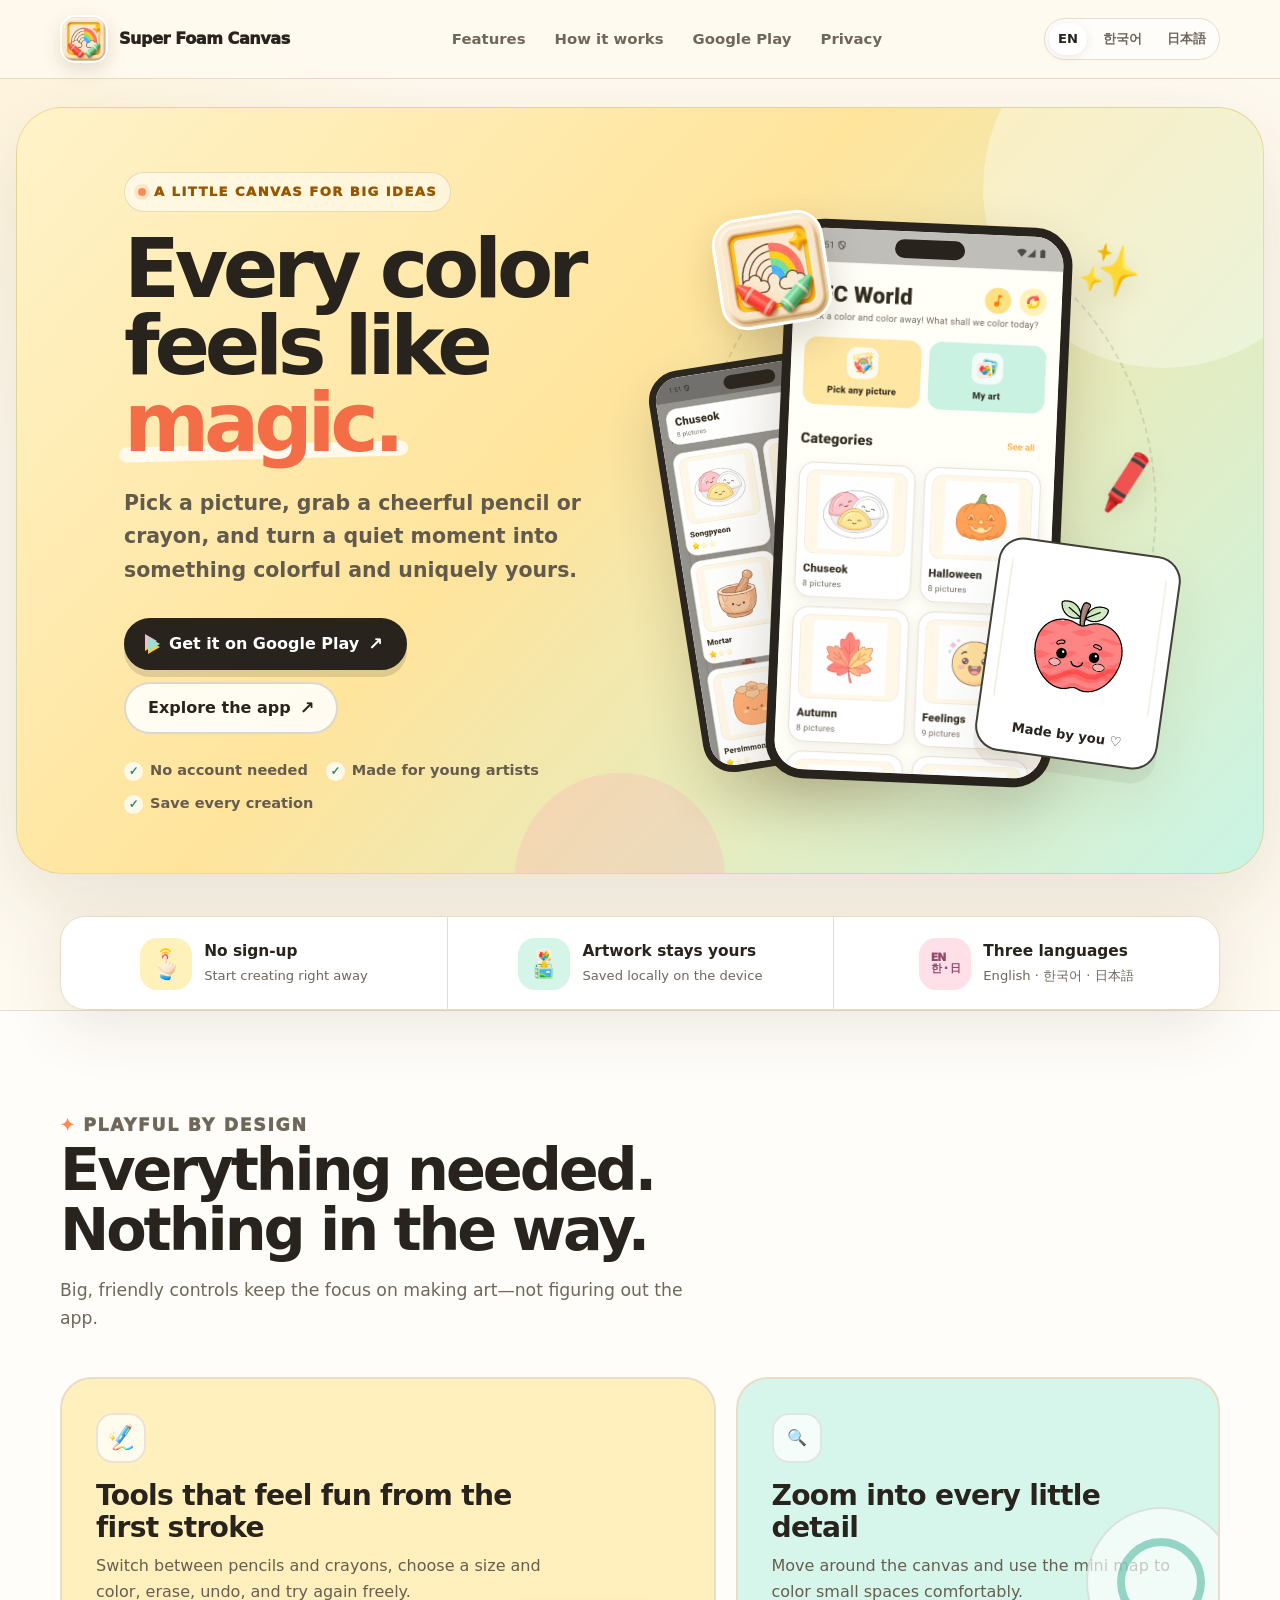
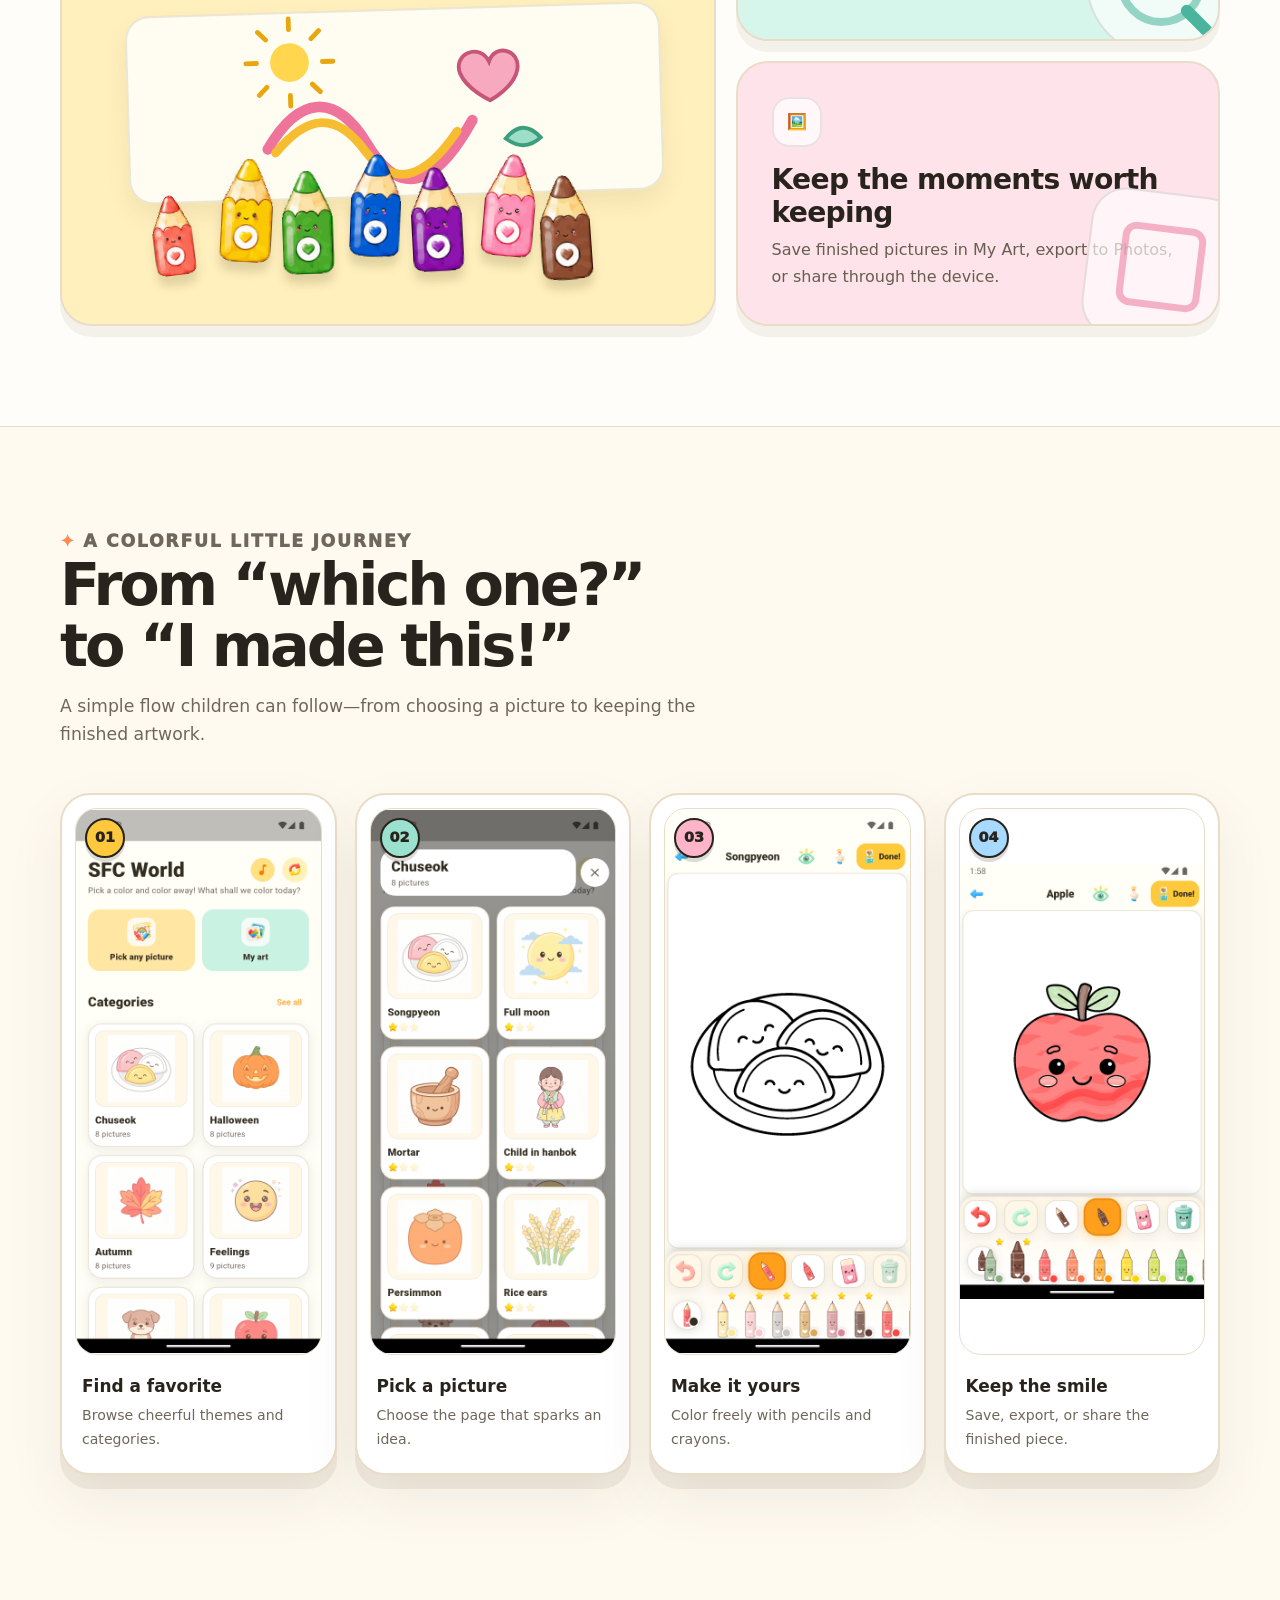
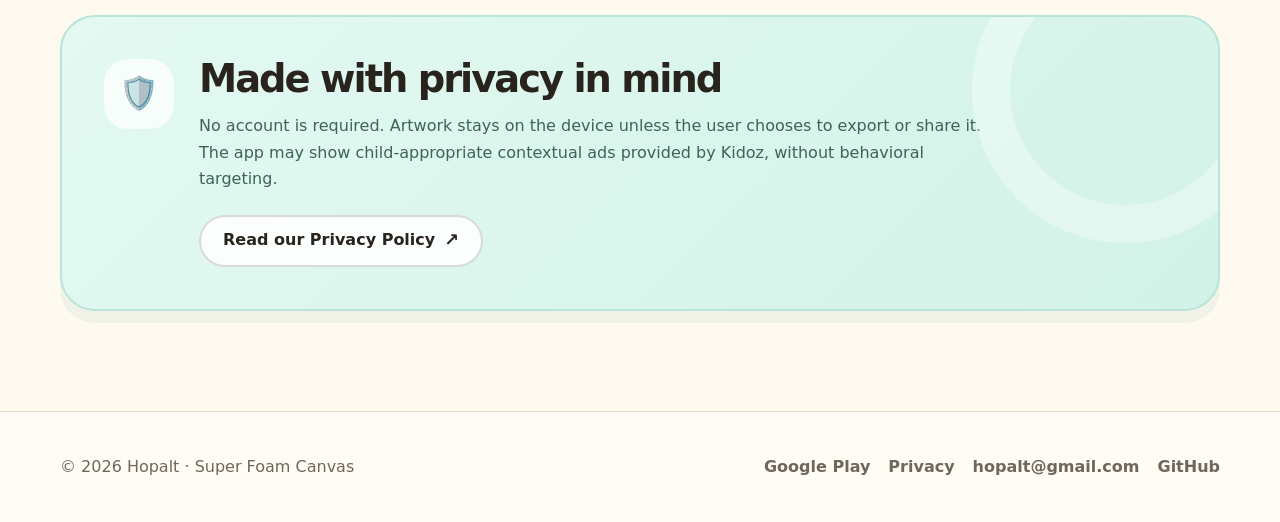
<file: super-foam-canvas/index.html>
<!doctype html>
<html lang="en">
<head>
  <meta charset="utf-8">
  <meta name="viewport" content="width=device-width, initial-scale=1">
  <meta name="theme-color" content="#fffaf0">
  <title>Super Foam Canvas — Color, create, and smile</title>
  <meta name="description" content="A cheerful coloring app for young artists with pencils, crayons, saving, and sharing.">
  <link rel="canonical" href="https://www.hopalt.com/super-foam-canvas/">
  <link rel="stylesheet" href="assets/styles.css">
  <link rel="icon" type="image/png" sizes="32x32" href="assets/favicon-32.png">
  <link rel="icon" type="image/png" sizes="512x512" href="assets/icon-512.png">
  <link rel="apple-touch-icon" sizes="180x180" href="assets/apple-touch-icon.png">
  <link rel="alternate" hreflang="en" href="https://www.hopalt.com/super-foam-canvas/">
  <link rel="alternate" hreflang="ko" href="https://www.hopalt.com/super-foam-canvas/ko/">
  <link rel="alternate" hreflang="ja" href="https://www.hopalt.com/super-foam-canvas/ja/">
</head>
<body>
<header class="site-header">
  <nav class="nav wrap" aria-label="Main navigation">
    <a class="brand" href="/super-foam-canvas/"><img class="brand-mark" src="assets/app-icon.png" alt="">Super Foam Canvas</a>
    <div class="nav-links"><a href="#features">Features</a><a href="#journey">How it works</a><a href="https://play.google.com/store/apps/details?id=com.hopalt.coloring_book" target="_blank" rel="noopener noreferrer">Google Play</a><a href="privacy/">Privacy</a></div>
    <div class="languages" aria-label="Language"><a aria-current="page" href="/super-foam-canvas/">EN</a><a href="ko/">한국어</a><a href="ja/">日本語</a></div>
  </nav>
</header>
<main>
  <section class="hero">
    <div class="hero-shell"><div class="wrap hero-grid">
      <div class="hero-copy">
        <p class="eyebrow eyebrow-pill">A little canvas for big ideas</p>
        <h1>Every color<br>feels like <span class="accent">magic.</span></h1>
        <p class="lead">Pick a picture, grab a cheerful pencil or crayon, and turn a quiet moment into something colorful and uniquely yours.</p>
        <div class="actions"><a class="button store-button" href="https://play.google.com/store/apps/details?id=com.hopalt.coloring_book" target="_blank" rel="noopener noreferrer">Get it on Google Play</a><a class="button secondary" href="#journey">Explore the app</a></div>
        <ul class="hero-note"><li>No account needed</li><li>Made for young artists</li><li>Save every creation</li></ul>
      </div>
      <div class="hero-art" aria-label="Super Foam Canvas app preview">
        <div class="art-orbit"></div>
        <div class="phone phone-side"><img src="assets/en-02.webp" alt="Coloring page collection"></div>
        <div class="phone phone-main"><img src="assets/en-01.webp" alt="Super Foam Canvas home screen"></div>
        <div class="completion-card"><img src="assets/en-04.webp" alt="Completed apple artwork"><span>Made by you ♡</span></div>
        <div class="floating-icon app"><img src="assets/app-icon.png" alt=""></div>
        <span class="doodle star" aria-hidden="true">✨</span><span class="doodle crayon" aria-hidden="true">🖍️</span>
      </div>
    </div></div>
  </section>
  <div class="trust-strip wrap" aria-label="App highlights"><div class="trust-list">
    <div class="trust-item"><span class="trust-icon"><img src="assets/tools/start.png" alt=""></span><div><strong>No sign-up</strong><span>Start creating right away</span></div></div>
    <div class="trust-item"><span class="trust-icon"><img src="assets/tools/save.png" alt=""></span><div><strong>Artwork stays yours</strong><span>Saved locally on the device</span></div></div>
    <div class="trust-item"><span class="trust-icon trust-language" aria-hidden="true">EN<br>한 · 日</span><div><strong>Three languages</strong><span>English · 한국어 · 日本語</span></div></div>
  </div></div>
  <section class="section section-tint" id="features"><div class="wrap">
    <div class="section-head"><p class="section-kicker">Playful by design</p><h2>Everything needed.<br>Nothing in the way.</h2><p>Big, friendly controls keep the focus on making art—not figuring out the app.</p></div>
    <div class="bento">
      <article class="feature-card large"><div class="feature-icon"><img src="assets/tools/stylus.png" alt=""></div><h3>Tools that feel fun from the first stroke</h3><p>Switch between pencils and crayons, choose a size and color, erase, undo, and try again freely.</p><div class="tool-scene" aria-hidden="true"><div class="tool-paper"><svg class="tool-doodle" viewBox="0 0 360 190"><path d="M48 139 C82 84 120 82 151 137 S218 186 260 115" fill="none" stroke="#ef749b" stroke-width="11" stroke-linecap="round"/><path d="M56 143 C91 103 120 103 148 143 S208 176 244 126" fill="none" stroke="#f7bd31" stroke-width="9" stroke-linecap="round"/><path d="M279 55 c-9-20-38-9-30 12 7 17 30 28 30 28s25-12 29-31c4-20-22-28-29-9Z" fill="#f7a9c0" stroke="#c75578" stroke-width="4"/><circle cx="73" cy="50" r="20" fill="#ffd64d"/><path d="M73 16v-11M73 95v-11M39 50H28M118 50h-11M49 26l-8-8M104 81l-8-8M49 75l-8 8M104 18l-8 8" stroke="#e7a710" stroke-width="5" stroke-linecap="round"/><path d="M294 135q18-21 36 0q-17 15-36 0Z" fill="#9cdec8" stroke="#3c9e7d" stroke-width="4"/></svg></div><div class="tool-parade"><img class="tool-pencil" src="assets/tools/pencil-coral.png" alt=""><img class="tool-pencil" src="assets/tools/pencil-yellow.png" alt=""><img class="tool-pencil" src="assets/tools/pencil-green.png" alt=""><img class="tool-pencil" src="assets/tools/pencil-blue.png" alt=""><img class="tool-pencil" src="assets/tools/pencil-purple.png" alt=""><img class="tool-pencil" src="assets/tools/pencil-pink.png" alt=""><img class="tool-pencil" src="assets/tools/pencil-brown.png" alt=""></div></div></article>
      <article class="feature-card mint"><div class="feature-icon">🔍</div><h3>Zoom into every little detail</h3><p>Move around the canvas and use the mini map to color small spaces comfortably.</p><div class="mini-feature-art zoom" aria-hidden="true"></div></article>
      <article class="feature-card pink"><div class="feature-icon">🖼️</div><h3>Keep the moments worth keeping</h3><p>Save finished pictures in My Art, export to Photos, or share through the device.</p><div class="mini-feature-art save" aria-hidden="true"></div></article>
    </div>
  </div></section>
  <section class="section" id="journey"><div class="wrap">
    <div class="section-head"><p class="section-kicker">A colorful little journey</p><h2>From “which one?”<br>to “I made this!”</h2><p>A simple flow children can follow—from choosing a picture to keeping the finished artwork.</p></div>
    <div class="journey">
      <article class="step-card"><span class="step-number">01</span><div class="screen-frame"><img src="assets/en-01.webp" alt="Home screen"></div><h3>Find a favorite</h3><p>Browse cheerful themes and categories.</p></article>
      <article class="step-card"><span class="step-number">02</span><div class="screen-frame"><img src="assets/en-02.webp" alt="Coloring page collection"></div><h3>Pick a picture</h3><p>Choose the page that sparks an idea.</p></article>
      <article class="step-card"><span class="step-number">03</span><div class="screen-frame"><img src="assets/en-03.webp" alt="Coloring canvas"></div><h3>Make it yours</h3><p>Color freely with pencils and crayons.</p></article>
      <article class="step-card"><span class="step-number">04</span><div class="screen-frame"><img src="assets/en-04.webp" alt="Completed artwork"></div><h3>Keep the smile</h3><p>Save, export, or share the finished piece.</p></article>
    </div>
  </div></section>
  <section class="section privacy-section"><div class="wrap"><div class="safe-note"><div class="big">🛡️</div><div><h2>Made with privacy in mind</h2><p>No account is required. Artwork stays on the device unless the user chooses to export or share it. The app may show child-appropriate contextual ads provided by Kidoz, without behavioral targeting.</p><div class="actions"><a class="button secondary" href="privacy/">Read our Privacy Policy</a></div></div></div></div></section>
</main>
<footer class="footer"><div class="wrap footer-row"><span>© 2026 Hopalt · Super Foam Canvas</span><div class="footer-links"><a href="https://play.google.com/store/apps/details?id=com.hopalt.coloring_book" target="_blank" rel="noopener noreferrer">Google Play</a><a href="privacy/">Privacy</a><a href="mailto:hopalt@gmail.com">hopalt@gmail.com</a><a href="https://github.com/hopalt/superfoamcanvas">GitHub</a></div></div></footer>
</body>
</html>
</file>
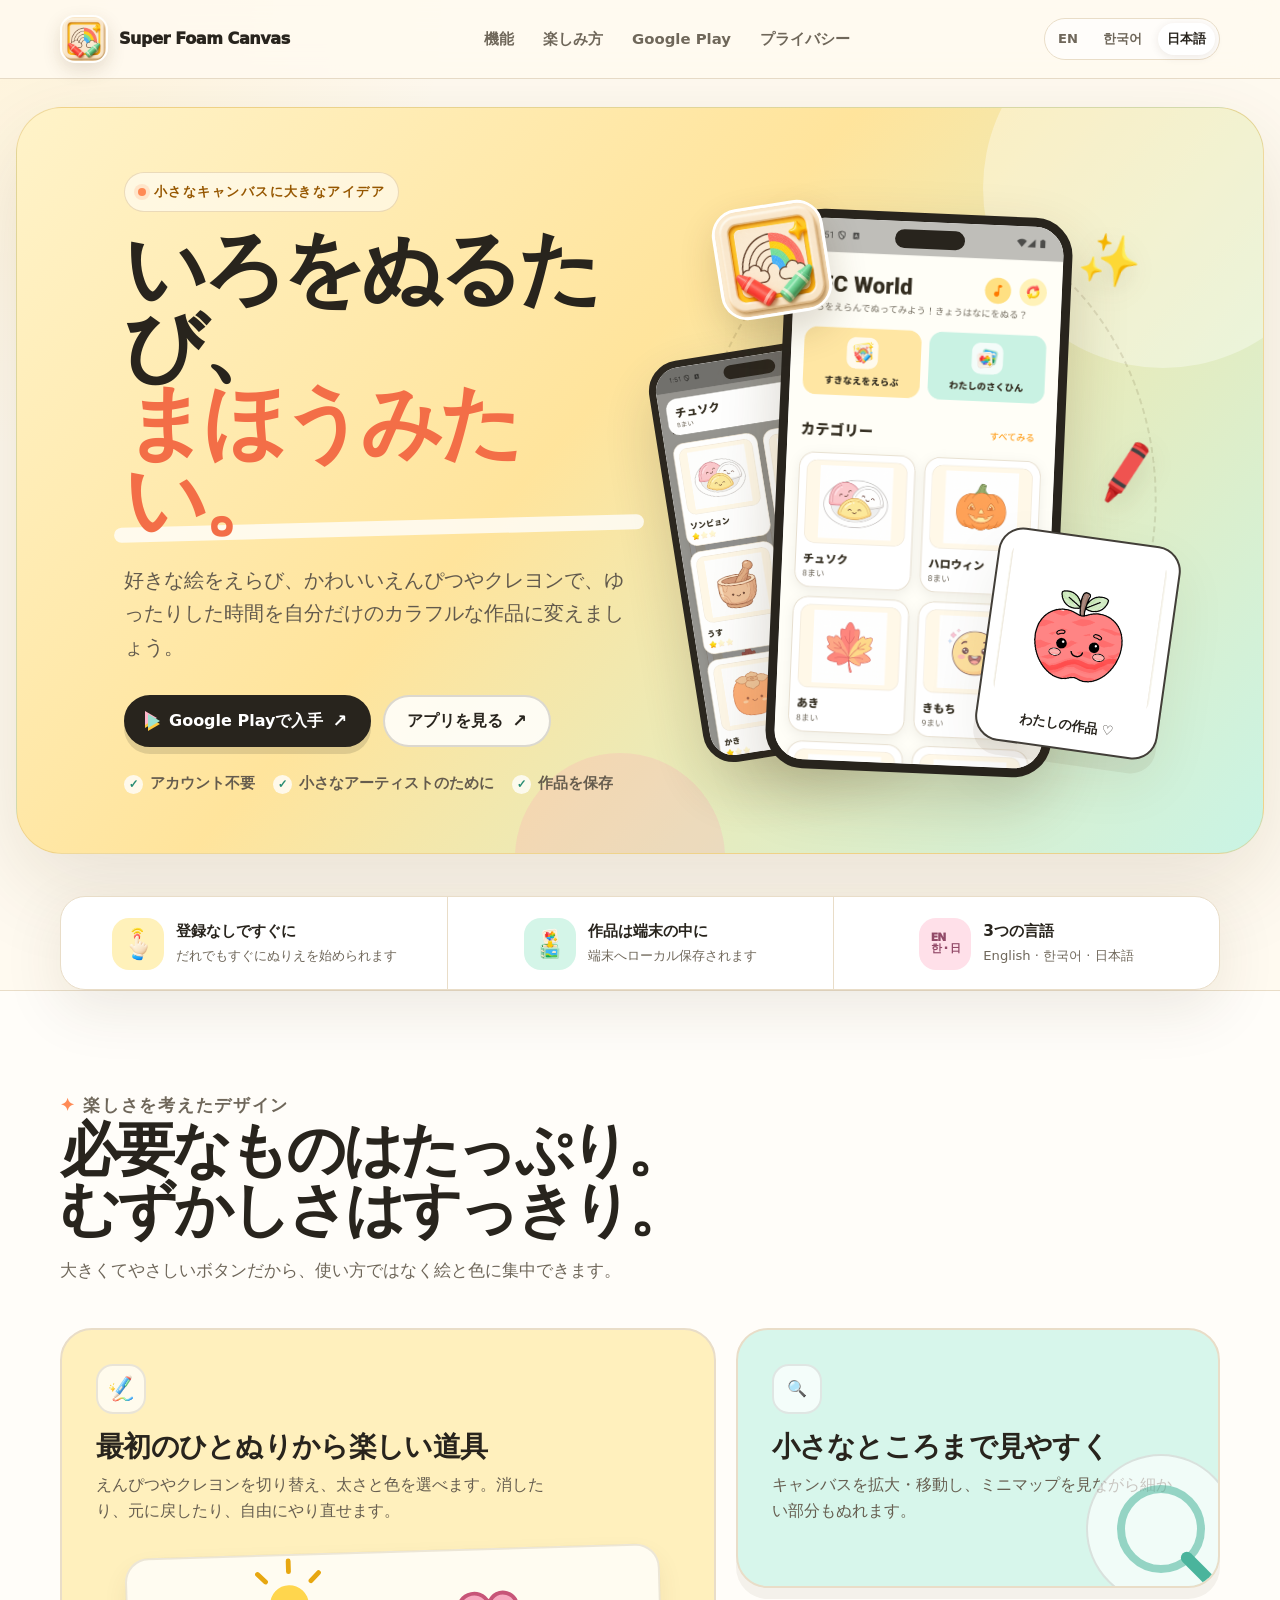
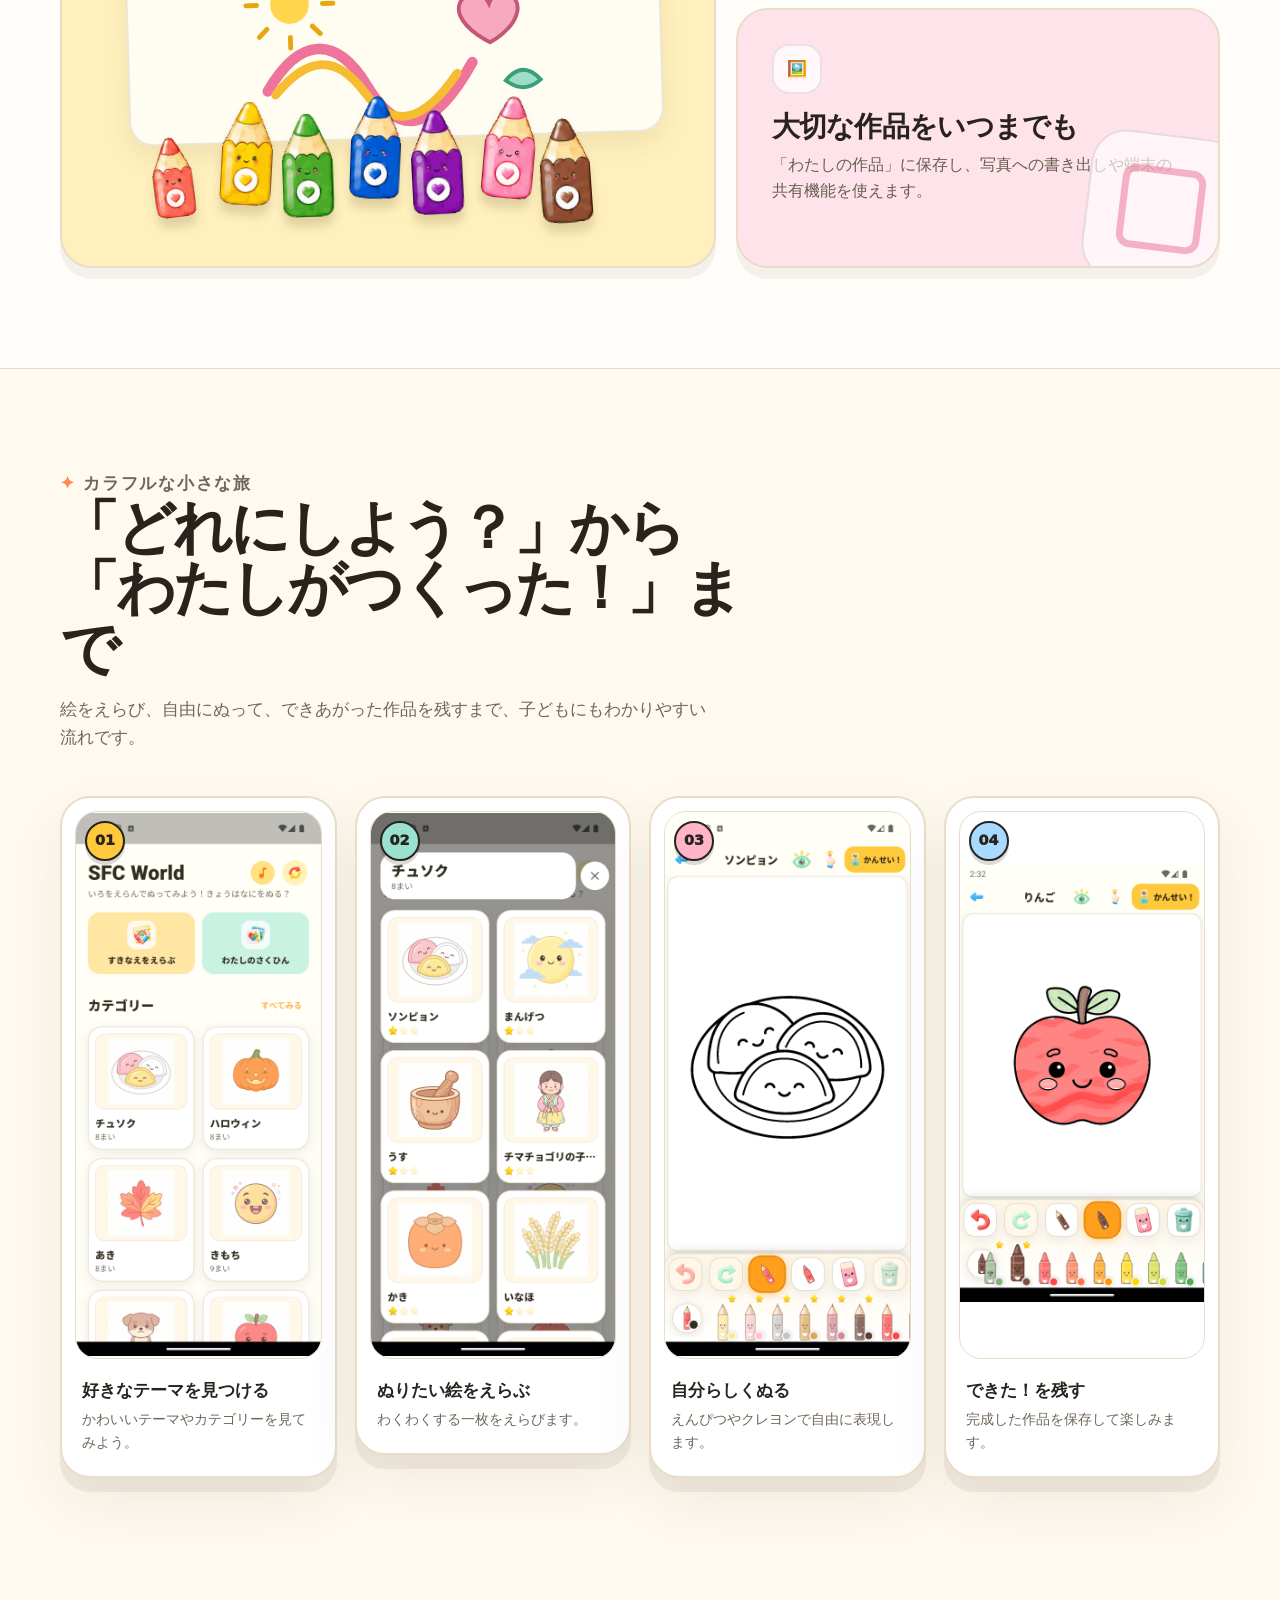
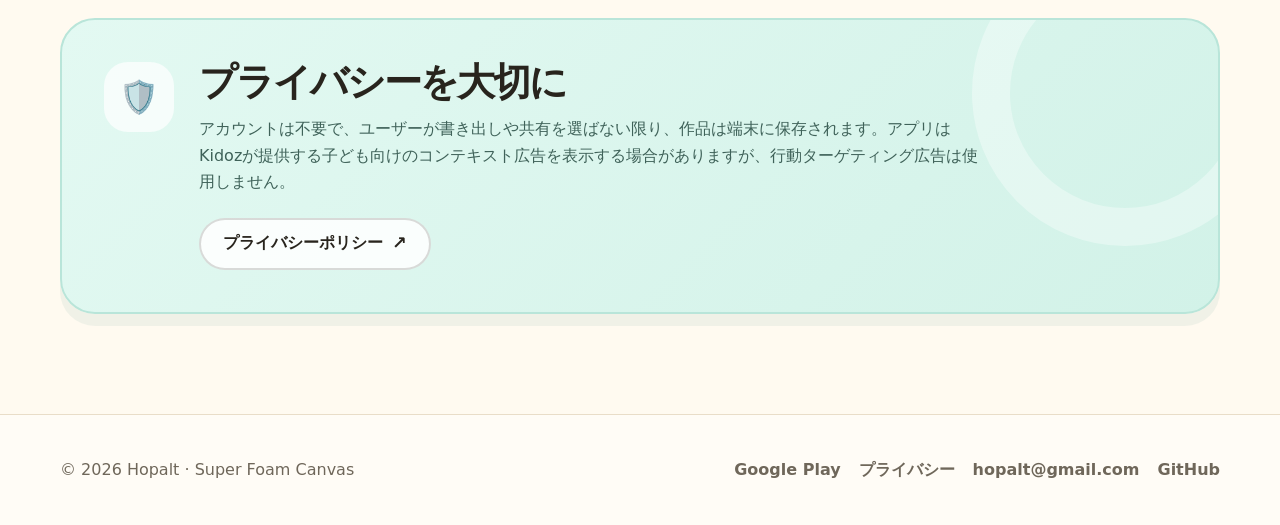
<file: super-foam-canvas/ja/index.html>
<!doctype html>
<html lang="ja">
<head>
  <meta charset="utf-8">
  <meta name="viewport" content="width=device-width, initial-scale=1">
  <meta name="theme-color" content="#fffaf0">
  <title>Super Foam Canvas — ぬって、つくって、えがおに</title>
  <meta name="description" content="えんぴつやクレヨンでぬって、作品を保存・シェアできる子ども向けぬりえアプリです。">
  <link rel="canonical" href="https://www.hopalt.com/super-foam-canvas/ja/">
  <link rel="stylesheet" href="../assets/styles.css">
  <link rel="icon" type="image/png" sizes="32x32" href="../assets/favicon-32.png">
  <link rel="icon" type="image/png" sizes="512x512" href="../assets/icon-512.png">
  <link rel="apple-touch-icon" sizes="180x180" href="../assets/apple-touch-icon.png">
  <link rel="alternate" hreflang="en" href="https://www.hopalt.com/super-foam-canvas/">
  <link rel="alternate" hreflang="ko" href="https://www.hopalt.com/super-foam-canvas/ko/">
  <link rel="alternate" hreflang="ja" href="https://www.hopalt.com/super-foam-canvas/ja/">
</head>
<body>
<header class="site-header">
  <nav class="nav wrap" aria-label="メインメニュー">
    <a class="brand" href="./"><img class="brand-mark" src="../assets/app-icon.png" alt="">Super Foam Canvas</a>
    <div class="nav-links"><a href="#features">機能</a><a href="#journey">楽しみ方</a><a href="https://play.google.com/store/apps/details?id=com.hopalt.coloring_book" target="_blank" rel="noopener noreferrer">Google Play</a><a href="privacy/">プライバシー</a></div>
    <div class="languages" aria-label="言語"><a href="../">EN</a><a href="../ko/">한국어</a><a aria-current="page" href="./">日本語</a></div>
  </nav>
</header>
<main>
  <section class="hero">
    <div class="hero-shell"><div class="wrap hero-grid">
      <div class="hero-copy">
        <p class="eyebrow eyebrow-pill">小さなキャンバスに大きなアイデア</p>
        <h1>いろをぬるたび、<br><span class="accent">まほうみたい。</span></h1>
        <p class="lead">好きな絵をえらび、かわいいえんぴつやクレヨンで、ゆったりした時間を自分だけのカラフルな作品に変えましょう。</p>
        <div class="actions"><a class="button store-button" href="https://play.google.com/store/apps/details?id=com.hopalt.coloring_book" target="_blank" rel="noopener noreferrer">Google Playで入手</a><a class="button secondary" href="#journey">アプリを見る</a></div>
        <ul class="hero-note"><li>アカウント不要</li><li>小さなアーティストのために</li><li>作品を保存</li></ul>
      </div>
      <div class="hero-art" aria-label="Super Foam Canvasアプリのプレビュー">
        <div class="art-orbit"></div>
        <div class="phone phone-side"><img src="../assets/ja-02.webp" alt="ぬりえ選択画面"></div>
        <div class="phone phone-main"><img src="../assets/ja-01.webp" alt="Super Foam Canvasホーム画面"></div>
        <div class="completion-card"><img src="../assets/ja-04.webp" alt="完成したりんごの作品"><span>わたしの作品 ♡</span></div>
        <div class="floating-icon app"><img src="../assets/app-icon.png" alt=""></div>
        <span class="doodle star" aria-hidden="true">✨</span><span class="doodle crayon" aria-hidden="true">🖍️</span>
      </div>
    </div></div>
  </section>
  <div class="trust-strip wrap" aria-label="アプリの特長"><div class="trust-list">
    <div class="trust-item"><span class="trust-icon"><img src="../assets/tools/start.png" alt=""></span><div><strong>登録なしですぐに</strong><span>だれでもすぐにぬりえを始められます</span></div></div>
    <div class="trust-item"><span class="trust-icon"><img src="../assets/tools/save.png" alt=""></span><div><strong>作品は端末の中に</strong><span>端末へローカル保存されます</span></div></div>
    <div class="trust-item"><span class="trust-icon trust-language" aria-hidden="true">EN<br>한 · 日</span><div><strong>3つの言語</strong><span>English · 한국어 · 日本語</span></div></div>
  </div></div>
  <section class="section section-tint" id="features"><div class="wrap">
    <div class="section-head"><p class="section-kicker">楽しさを考えたデザイン</p><h2>必要なものはたっぷり。<br>むずかしさはすっきり。</h2><p>大きくてやさしいボタンだから、使い方ではなく絵と色に集中できます。</p></div>
    <div class="bento">
      <article class="feature-card large"><div class="feature-icon"><img src="../assets/tools/stylus.png" alt=""></div><h3>最初のひとぬりから楽しい道具</h3><p>えんぴつやクレヨンを切り替え、太さと色を選べます。消したり、元に戻したり、自由にやり直せます。</p><div class="tool-scene" aria-hidden="true"><div class="tool-paper"><svg class="tool-doodle" viewBox="0 0 360 190"><path d="M48 139 C82 84 120 82 151 137 S218 186 260 115" fill="none" stroke="#ef749b" stroke-width="11" stroke-linecap="round"/><path d="M56 143 C91 103 120 103 148 143 S208 176 244 126" fill="none" stroke="#f7bd31" stroke-width="9" stroke-linecap="round"/><path d="M279 55 c-9-20-38-9-30 12 7 17 30 28 30 28s25-12 29-31c4-20-22-28-29-9Z" fill="#f7a9c0" stroke="#c75578" stroke-width="4"/><circle cx="73" cy="50" r="20" fill="#ffd64d"/><path d="M73 16v-11M73 95v-11M39 50H28M118 50h-11M49 26l-8-8M104 81l-8-8M49 75l-8 8M104 18l-8 8" stroke="#e7a710" stroke-width="5" stroke-linecap="round"/><path d="M294 135q18-21 36 0q-17 15-36 0Z" fill="#9cdec8" stroke="#3c9e7d" stroke-width="4"/></svg></div><div class="tool-parade"><img class="tool-pencil" src="../assets/tools/pencil-coral.png" alt=""><img class="tool-pencil" src="../assets/tools/pencil-yellow.png" alt=""><img class="tool-pencil" src="../assets/tools/pencil-green.png" alt=""><img class="tool-pencil" src="../assets/tools/pencil-blue.png" alt=""><img class="tool-pencil" src="../assets/tools/pencil-purple.png" alt=""><img class="tool-pencil" src="../assets/tools/pencil-pink.png" alt=""><img class="tool-pencil" src="../assets/tools/pencil-brown.png" alt=""></div></div></article>
      <article class="feature-card mint"><div class="feature-icon">🔍</div><h3>小さなところまで見やすく</h3><p>キャンバスを拡大・移動し、ミニマップを見ながら細かい部分もぬれます。</p><div class="mini-feature-art zoom" aria-hidden="true"></div></article>
      <article class="feature-card pink"><div class="feature-icon">🖼️</div><h3>大切な作品をいつまでも</h3><p>「わたしの作品」に保存し、写真への書き出しや端末の共有機能を使えます。</p><div class="mini-feature-art save" aria-hidden="true"></div></article>
    </div>
  </div></section>
  <section class="section" id="journey"><div class="wrap">
    <div class="section-head"><p class="section-kicker">カラフルな小さな旅</p><h2>「どれにしよう？」から<br>「わたしがつくった！」まで</h2><p>絵をえらび、自由にぬって、できあがった作品を残すまで、子どもにもわかりやすい流れです。</p></div>
    <div class="journey">
      <article class="step-card"><span class="step-number">01</span><div class="screen-frame"><img src="../assets/ja-01.webp" alt="ホーム画面"></div><h3>好きなテーマを見つける</h3><p>かわいいテーマやカテゴリーを見てみよう。</p></article>
      <article class="step-card"><span class="step-number">02</span><div class="screen-frame"><img src="../assets/ja-02.webp" alt="ぬりえ選択画面"></div><h3>ぬりたい絵をえらぶ</h3><p>わくわくする一枚をえらびます。</p></article>
      <article class="step-card"><span class="step-number">03</span><div class="screen-frame"><img src="../assets/ja-03.webp" alt="ぬりえキャンバス"></div><h3>自分らしくぬる</h3><p>えんぴつやクレヨンで自由に表現します。</p></article>
      <article class="step-card"><span class="step-number">04</span><div class="screen-frame"><img src="../assets/ja-04.webp" alt="完成した作品"></div><h3>できた！を残す</h3><p>完成した作品を保存して楽しみます。</p></article>
    </div>
  </div></section>
  <section class="section privacy-section"><div class="wrap"><div class="safe-note"><div class="big">🛡️</div><div><h2>プライバシーを大切に</h2><p>アカウントは不要で、ユーザーが書き出しや共有を選ばない限り、作品は端末に保存されます。アプリはKidozが提供する子ども向けのコンテキスト広告を表示する場合がありますが、行動ターゲティング広告は使用しません。</p><div class="actions"><a class="button secondary" href="privacy/">プライバシーポリシー</a></div></div></div></div></section>
</main>
<footer class="footer"><div class="wrap footer-row"><span>© 2026 Hopalt · Super Foam Canvas</span><div class="footer-links"><a href="https://play.google.com/store/apps/details?id=com.hopalt.coloring_book" target="_blank" rel="noopener noreferrer">Google Play</a><a href="privacy/">プライバシー</a><a href="mailto:hopalt@gmail.com">hopalt@gmail.com</a><a href="https://github.com/hopalt/superfoamcanvas">GitHub</a></div></div></footer>
</body>
</html>
</file>
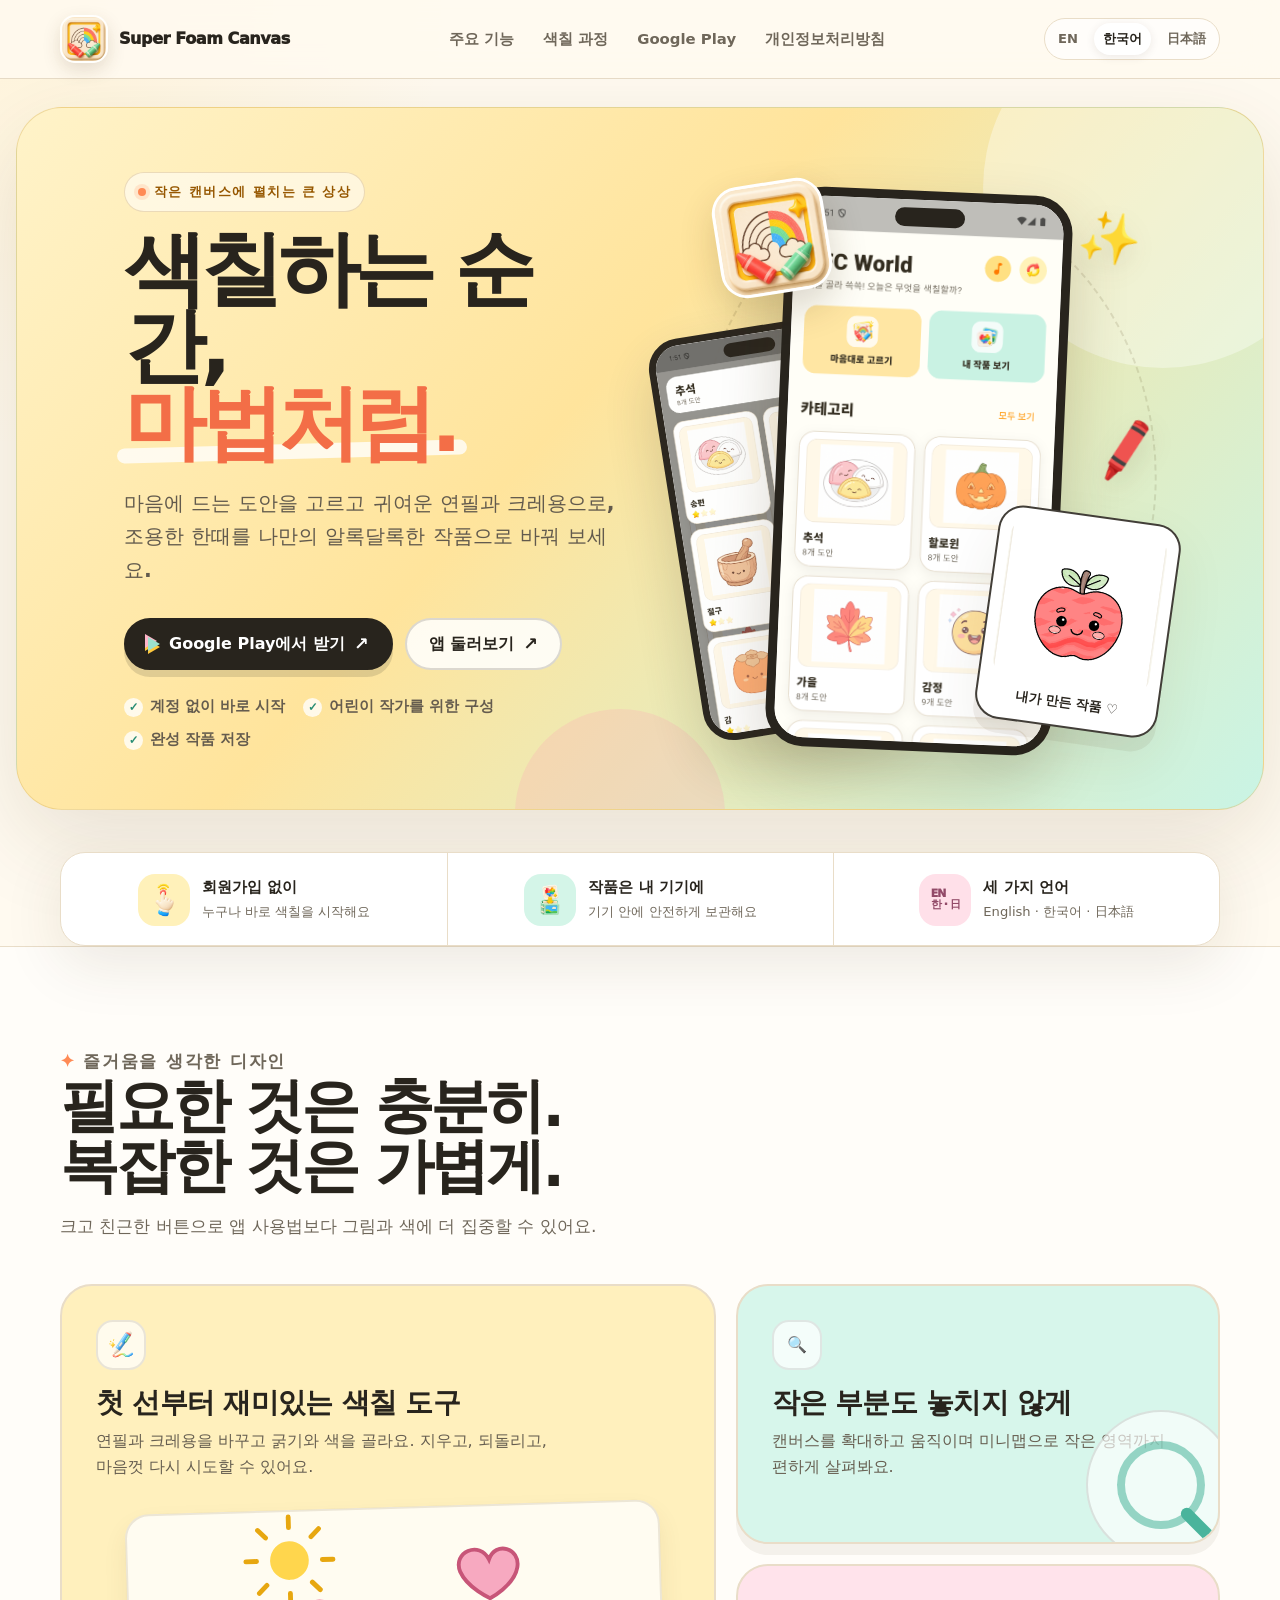
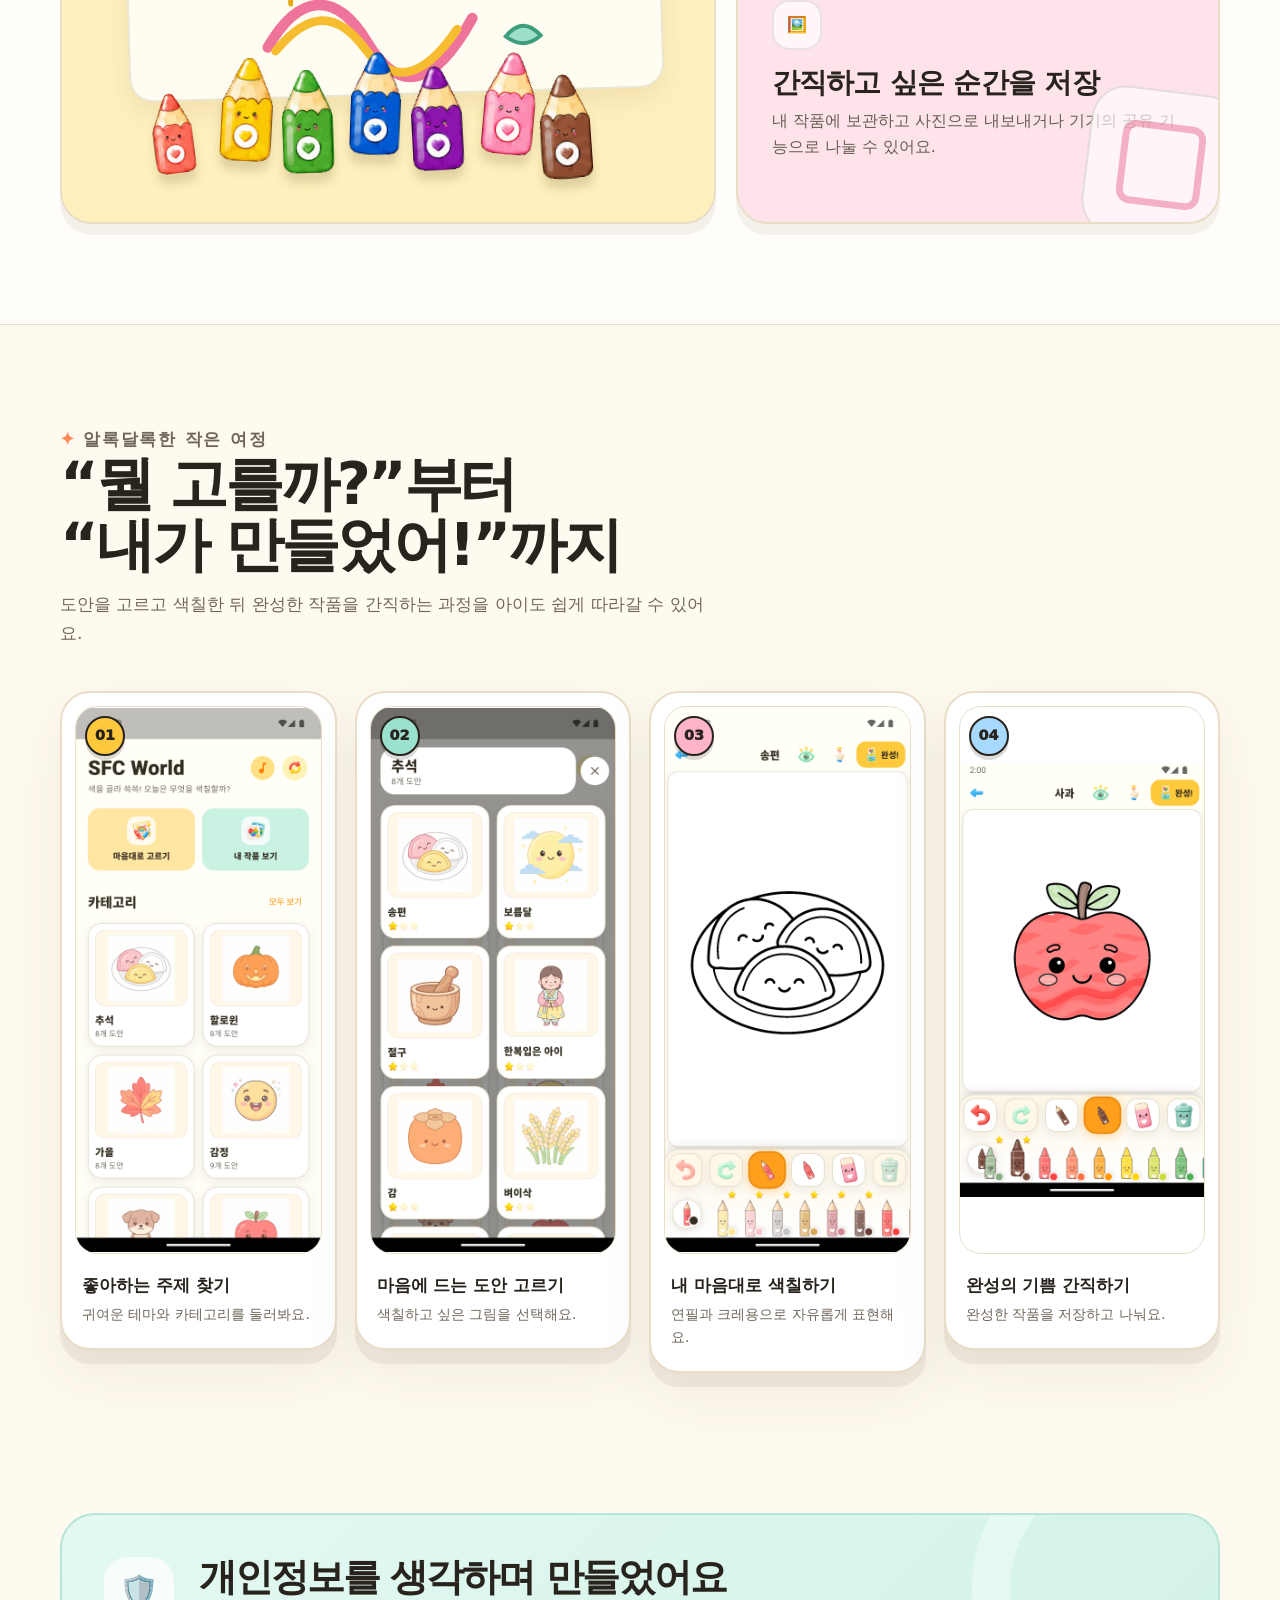
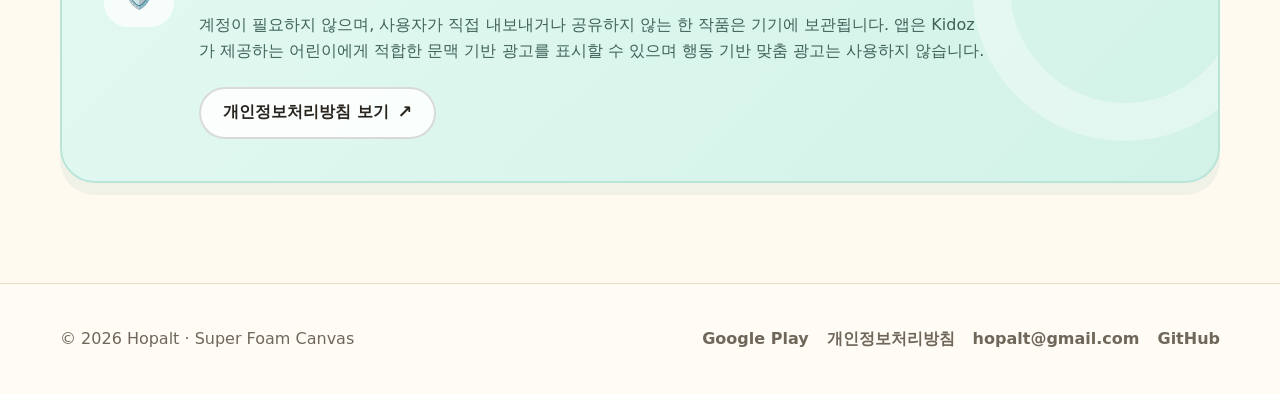
<file: super-foam-canvas/ko/index.html>
<!doctype html>
<html lang="ko">
<head>
  <meta charset="utf-8">
  <meta name="viewport" content="width=device-width, initial-scale=1">
  <meta name="theme-color" content="#fffaf0">
  <title>Super Foam Canvas — 색칠하고, 만들고, 웃어요</title>
  <meta name="description" content="연필과 크레용으로 색칠하고 작품을 저장·공유하는 어린이 색칠놀이 앱입니다.">
  <link rel="canonical" href="https://www.hopalt.com/super-foam-canvas/ko/">
  <link rel="stylesheet" href="../assets/styles.css">
  <link rel="icon" type="image/png" sizes="32x32" href="../assets/favicon-32.png">
  <link rel="icon" type="image/png" sizes="512x512" href="../assets/icon-512.png">
  <link rel="apple-touch-icon" sizes="180x180" href="../assets/apple-touch-icon.png">
  <link rel="alternate" hreflang="en" href="https://www.hopalt.com/super-foam-canvas/">
  <link rel="alternate" hreflang="ko" href="https://www.hopalt.com/super-foam-canvas/ko/">
  <link rel="alternate" hreflang="ja" href="https://www.hopalt.com/super-foam-canvas/ja/">
</head>
<body>
<header class="site-header">
  <nav class="nav wrap" aria-label="주요 메뉴">
    <a class="brand" href="./"><img class="brand-mark" src="../assets/app-icon.png" alt="">Super Foam Canvas</a>
    <div class="nav-links"><a href="#features">주요 기능</a><a href="#journey">색칠 과정</a><a href="https://play.google.com/store/apps/details?id=com.hopalt.coloring_book" target="_blank" rel="noopener noreferrer">Google Play</a><a href="privacy/">개인정보처리방침</a></div>
    <div class="languages" aria-label="언어"><a href="../">EN</a><a aria-current="page" href="./">한국어</a><a href="../ja/">日本語</a></div>
  </nav>
</header>
<main>
  <section class="hero">
    <div class="hero-shell"><div class="wrap hero-grid">
      <div class="hero-copy">
        <p class="eyebrow eyebrow-pill">작은 캔버스에 펼치는 큰 상상</p>
        <h1>색칠하는 순간,<br><span class="accent">마법처럼.</span></h1>
        <p class="lead">마음에 드는 도안을 고르고 귀여운 연필과 크레용으로, 조용한 한때를 나만의 알록달록한 작품으로 바꿔 보세요.</p>
        <div class="actions"><a class="button store-button" href="https://play.google.com/store/apps/details?id=com.hopalt.coloring_book" target="_blank" rel="noopener noreferrer">Google Play에서 받기</a><a class="button secondary" href="#journey">앱 둘러보기</a></div>
        <ul class="hero-note"><li>계정 없이 바로 시작</li><li>어린이 작가를 위한 구성</li><li>완성 작품 저장</li></ul>
      </div>
      <div class="hero-art" aria-label="Super Foam Canvas 앱 미리보기">
        <div class="art-orbit"></div>
        <div class="phone phone-side"><img src="../assets/ko-02.webp" alt="도안 선택 화면"></div>
        <div class="phone phone-main"><img src="../assets/ko-01.webp" alt="Super Foam Canvas 홈 화면"></div>
        <div class="completion-card"><img src="../assets/ko-04.webp" alt="완성한 사과 작품"><span>내가 만든 작품 ♡</span></div>
        <div class="floating-icon app"><img src="../assets/app-icon.png" alt=""></div>
        <span class="doodle star" aria-hidden="true">✨</span><span class="doodle crayon" aria-hidden="true">🖍️</span>
      </div>
    </div></div>
  </section>
  <div class="trust-strip wrap" aria-label="앱 특징"><div class="trust-list">
    <div class="trust-item"><span class="trust-icon"><img src="../assets/tools/start.png" alt=""></span><div><strong>회원가입 없이</strong><span>누구나 바로 색칠을 시작해요</span></div></div>
    <div class="trust-item"><span class="trust-icon"><img src="../assets/tools/save.png" alt=""></span><div><strong>작품은 내 기기에</strong><span>기기 안에 안전하게 보관해요</span></div></div>
    <div class="trust-item"><span class="trust-icon trust-language" aria-hidden="true">EN<br>한 · 日</span><div><strong>세 가지 언어</strong><span>English · 한국어 · 日本語</span></div></div>
  </div></div>
  <section class="section section-tint" id="features"><div class="wrap">
    <div class="section-head"><p class="section-kicker">즐거움을 생각한 디자인</p><h2>필요한 것은 충분히.<br>복잡한 것은 가볍게.</h2><p>크고 친근한 버튼으로 앱 사용법보다 그림과 색에 더 집중할 수 있어요.</p></div>
    <div class="bento">
      <article class="feature-card large"><div class="feature-icon"><img src="../assets/tools/stylus.png" alt=""></div><h3>첫 선부터 재미있는 색칠 도구</h3><p>연필과 크레용을 바꾸고 굵기와 색을 골라요. 지우고, 되돌리고, 마음껏 다시 시도할 수 있어요.</p><div class="tool-scene" aria-hidden="true"><div class="tool-paper"><svg class="tool-doodle" viewBox="0 0 360 190"><path d="M48 139 C82 84 120 82 151 137 S218 186 260 115" fill="none" stroke="#ef749b" stroke-width="11" stroke-linecap="round"/><path d="M56 143 C91 103 120 103 148 143 S208 176 244 126" fill="none" stroke="#f7bd31" stroke-width="9" stroke-linecap="round"/><path d="M279 55 c-9-20-38-9-30 12 7 17 30 28 30 28s25-12 29-31c4-20-22-28-29-9Z" fill="#f7a9c0" stroke="#c75578" stroke-width="4"/><circle cx="73" cy="50" r="20" fill="#ffd64d"/><path d="M73 16v-11M73 95v-11M39 50H28M118 50h-11M49 26l-8-8M104 81l-8-8M49 75l-8 8M104 18l-8 8" stroke="#e7a710" stroke-width="5" stroke-linecap="round"/><path d="M294 135q18-21 36 0q-17 15-36 0Z" fill="#9cdec8" stroke="#3c9e7d" stroke-width="4"/></svg></div><div class="tool-parade"><img class="tool-pencil" src="../assets/tools/pencil-coral.png" alt=""><img class="tool-pencil" src="../assets/tools/pencil-yellow.png" alt=""><img class="tool-pencil" src="../assets/tools/pencil-green.png" alt=""><img class="tool-pencil" src="../assets/tools/pencil-blue.png" alt=""><img class="tool-pencil" src="../assets/tools/pencil-purple.png" alt=""><img class="tool-pencil" src="../assets/tools/pencil-pink.png" alt=""><img class="tool-pencil" src="../assets/tools/pencil-brown.png" alt=""></div></div></article>
      <article class="feature-card mint"><div class="feature-icon">🔍</div><h3>작은 부분도 놓치지 않게</h3><p>캔버스를 확대하고 움직이며 미니맵으로 작은 영역까지 편하게 살펴봐요.</p><div class="mini-feature-art zoom" aria-hidden="true"></div></article>
      <article class="feature-card pink"><div class="feature-icon">🖼️</div><h3>간직하고 싶은 순간을 저장</h3><p>내 작품에 보관하고 사진으로 내보내거나 기기의 공유 기능으로 나눌 수 있어요.</p><div class="mini-feature-art save" aria-hidden="true"></div></article>
    </div>
  </div></section>
  <section class="section" id="journey"><div class="wrap">
    <div class="section-head"><p class="section-kicker">알록달록한 작은 여정</p><h2>“뭘 고를까?”부터<br>“내가 만들었어!”까지</h2><p>도안을 고르고 색칠한 뒤 완성한 작품을 간직하는 과정을 아이도 쉽게 따라갈 수 있어요.</p></div>
    <div class="journey">
      <article class="step-card"><span class="step-number">01</span><div class="screen-frame"><img src="../assets/ko-01.webp" alt="홈 화면"></div><h3>좋아하는 주제 찾기</h3><p>귀여운 테마와 카테고리를 둘러봐요.</p></article>
      <article class="step-card"><span class="step-number">02</span><div class="screen-frame"><img src="../assets/ko-02.webp" alt="도안 선택 화면"></div><h3>마음에 드는 도안 고르기</h3><p>색칠하고 싶은 그림을 선택해요.</p></article>
      <article class="step-card"><span class="step-number">03</span><div class="screen-frame"><img src="../assets/ko-03.webp" alt="색칠 캔버스"></div><h3>내 마음대로 색칠하기</h3><p>연필과 크레용으로 자유롭게 표현해요.</p></article>
      <article class="step-card"><span class="step-number">04</span><div class="screen-frame"><img src="../assets/ko-04.webp" alt="완성 작품"></div><h3>완성의 기쁨 간직하기</h3><p>완성한 작품을 저장하고 나눠요.</p></article>
    </div>
  </div></section>
  <section class="section privacy-section"><div class="wrap"><div class="safe-note"><div class="big">🛡️</div><div><h2>개인정보를 생각하며 만들었어요</h2><p>계정이 필요하지 않으며, 사용자가 직접 내보내거나 공유하지 않는 한 작품은 기기에 보관됩니다. 앱은 Kidoz가 제공하는 어린이에게 적합한 문맥 기반 광고를 표시할 수 있으며 행동 기반 맞춤 광고는 사용하지 않습니다.</p><div class="actions"><a class="button secondary" href="privacy/">개인정보처리방침 보기</a></div></div></div></div></section>
</main>
<footer class="footer"><div class="wrap footer-row"><span>© 2026 Hopalt · Super Foam Canvas</span><div class="footer-links"><a href="https://play.google.com/store/apps/details?id=com.hopalt.coloring_book" target="_blank" rel="noopener noreferrer">Google Play</a><a href="privacy/">개인정보처리방침</a><a href="mailto:hopalt@gmail.com">hopalt@gmail.com</a><a href="https://github.com/hopalt/superfoamcanvas">GitHub</a></div></div></footer>
</body>
</html>
</file>
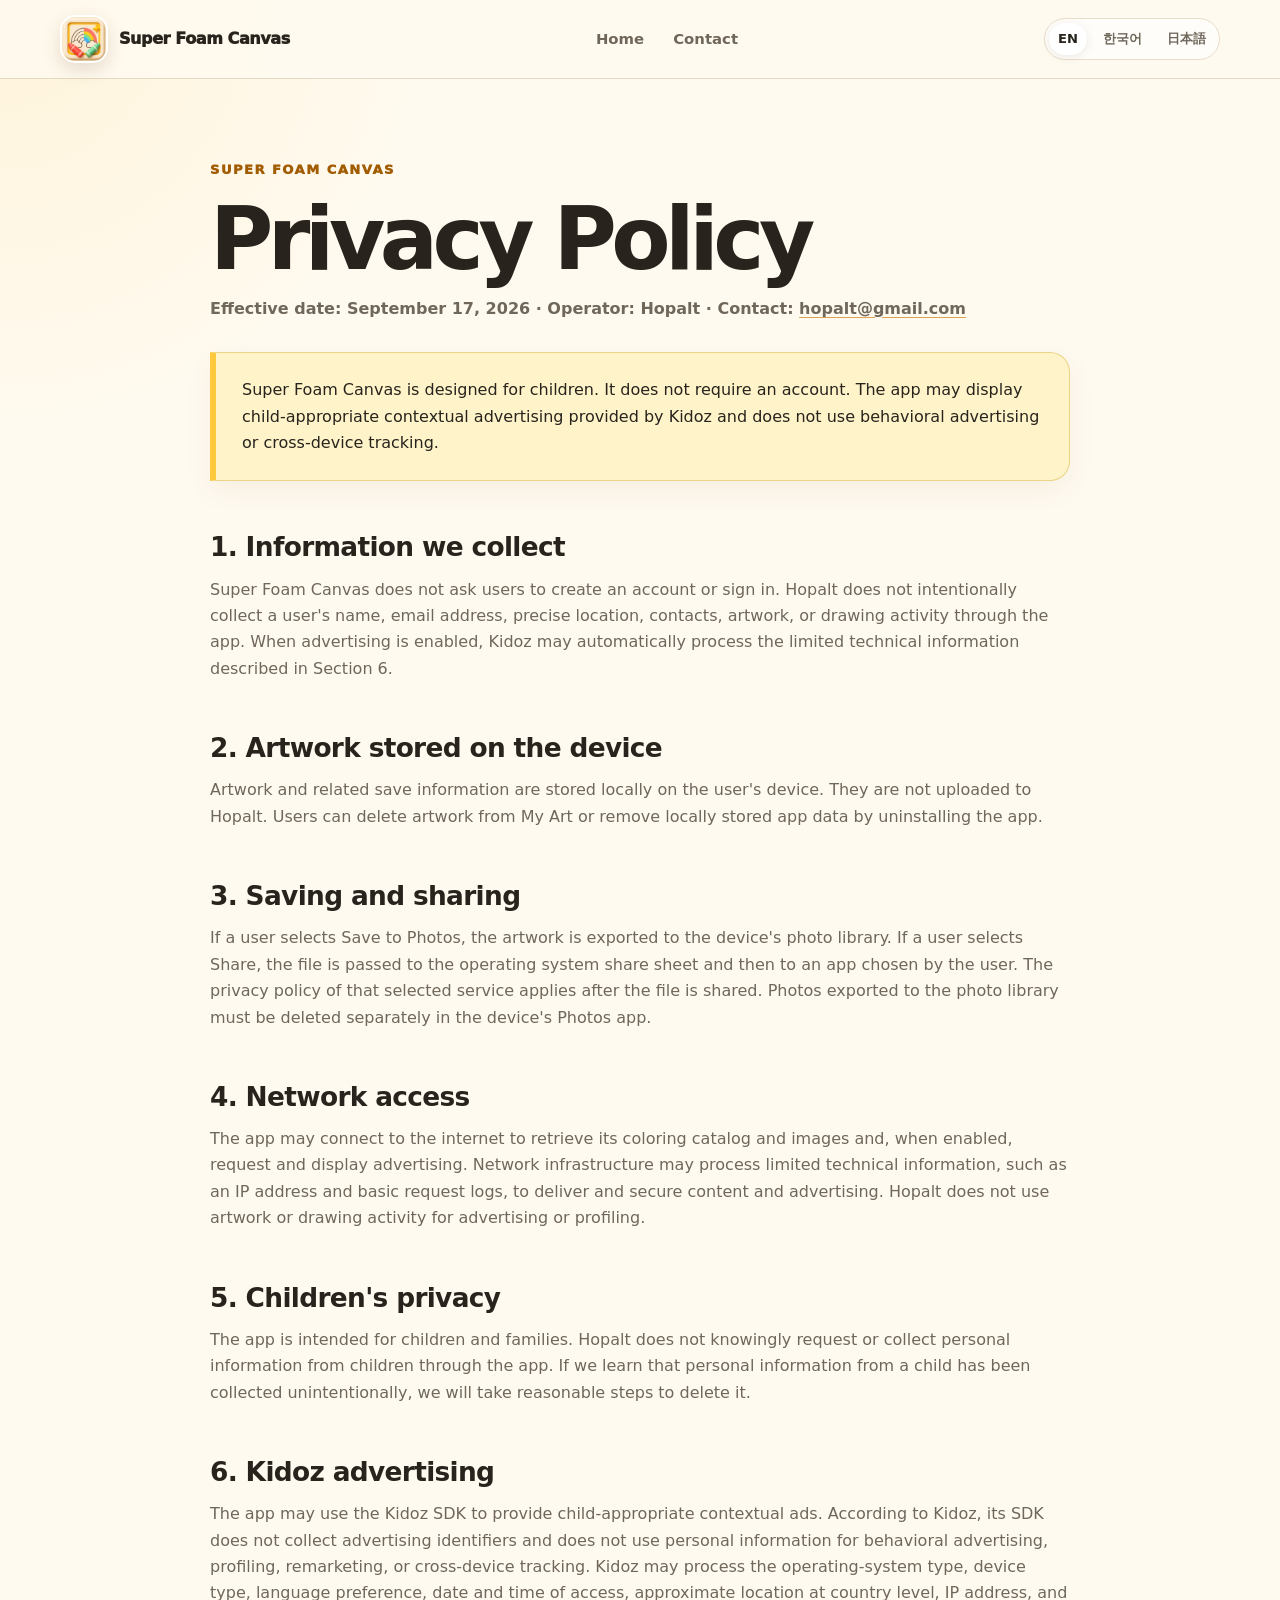
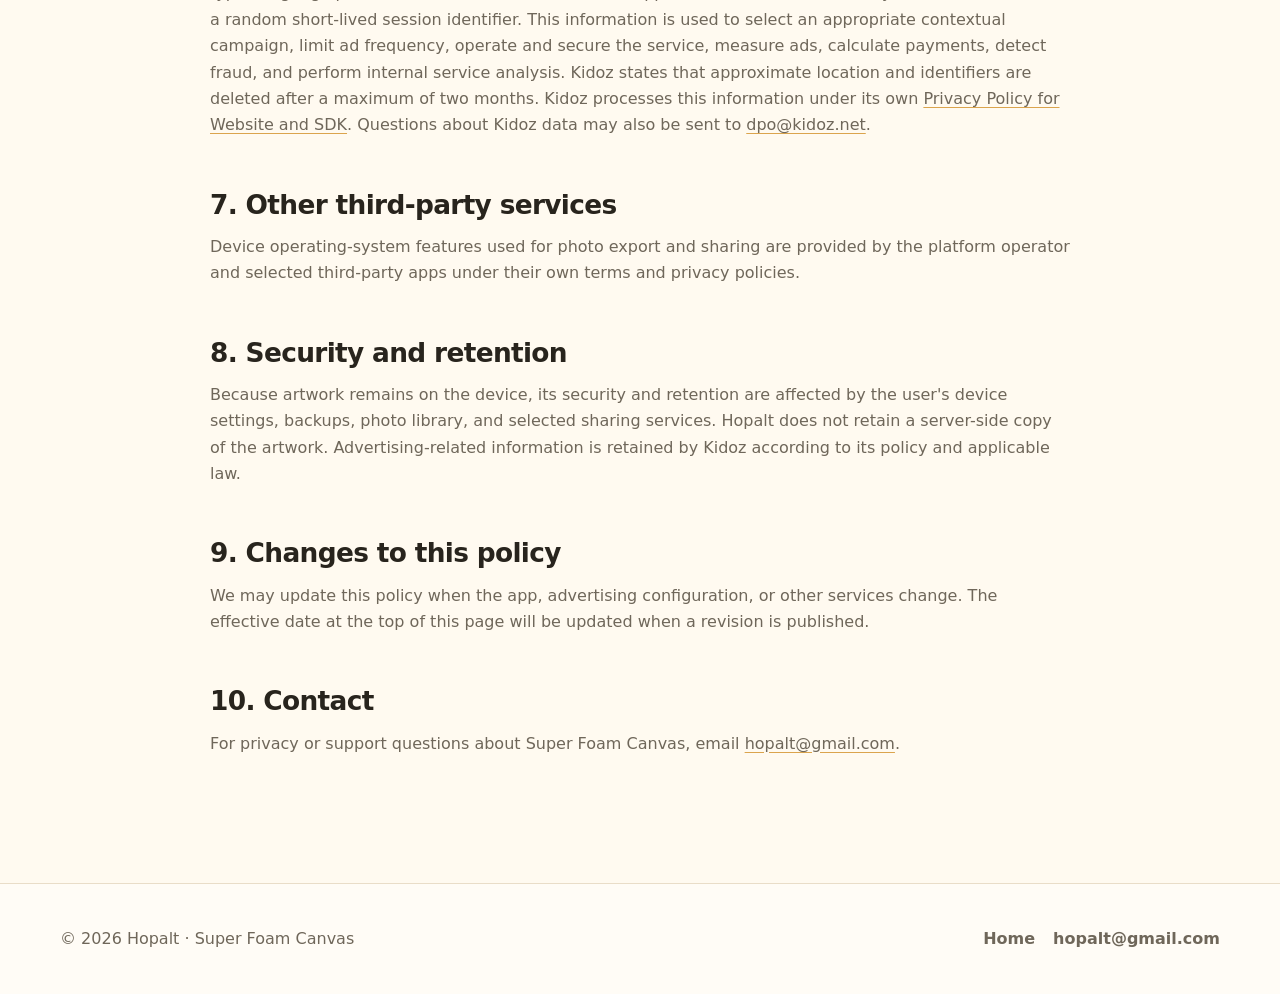
<file: super-foam-canvas/privacy/index.html>
<!doctype html><html lang="en"><head><meta charset="utf-8"><meta name="viewport" content="width=device-width, initial-scale=1"><title>Privacy Policy — Super Foam Canvas</title><meta name="description" content="Privacy Policy for the Super Foam Canvas coloring app."><link rel="canonical" href="https://www.hopalt.com/super-foam-canvas/privacy/"><link rel="stylesheet" href="../assets/styles.css"><link rel="icon" type="image/png" sizes="32x32" href="../assets/favicon-32.png"><link rel="icon" type="image/png" sizes="512x512" href="../assets/icon-512.png"><link rel="apple-touch-icon" sizes="180x180" href="../assets/apple-touch-icon.png"><link rel="alternate" hreflang="en" href="https://www.hopalt.com/super-foam-canvas/privacy/"><link rel="alternate" hreflang="ko" href="https://www.hopalt.com/super-foam-canvas/ko/privacy/"><link rel="alternate" hreflang="ja" href="https://www.hopalt.com/super-foam-canvas/ja/privacy/"></head>
<body><header class="site-header"><nav class="nav wrap"><a class="brand" href="../"><img class="brand-mark" src="../assets/app-icon.png" alt="">Super Foam Canvas</a><div class="nav-links"><a href="../">Home</a><a href="mailto:hopalt@gmail.com">Contact</a></div><div class="languages"><a aria-current="page" href="./">EN</a><a href="../ko/privacy/">한국어</a><a href="../ja/privacy/">日本語</a></div></nav></header>
<main class="privacy wrap"><p class="eyebrow">Super Foam Canvas</p><h1>Privacy Policy</h1><p class="meta">Effective date: September 17, 2026 · Operator: Hopalt · Contact: <a href="mailto:hopalt@gmail.com">hopalt@gmail.com</a></p>
<div class="notice">Super Foam Canvas is designed for children. It does not require an account. The app may display child-appropriate contextual advertising provided by Kidoz and does not use behavioral advertising or cross-device tracking.</div>
<h2>1. Information we collect</h2><p>Super Foam Canvas does not ask users to create an account or sign in. Hopalt does not intentionally collect a user's name, email address, precise location, contacts, artwork, or drawing activity through the app. When advertising is enabled, Kidoz may automatically process the limited technical information described in Section 6.</p>
<h2>2. Artwork stored on the device</h2><p>Artwork and related save information are stored locally on the user's device. They are not uploaded to Hopalt. Users can delete artwork from My Art or remove locally stored app data by uninstalling the app.</p>
<h2>3. Saving and sharing</h2><p>If a user selects Save to Photos, the artwork is exported to the device's photo library. If a user selects Share, the file is passed to the operating system share sheet and then to an app chosen by the user. The privacy policy of that selected service applies after the file is shared. Photos exported to the photo library must be deleted separately in the device's Photos app.</p>
<h2>4. Network access</h2><p>The app may connect to the internet to retrieve its coloring catalog and images and, when enabled, request and display advertising. Network infrastructure may process limited technical information, such as an IP address and basic request logs, to deliver and secure content and advertising. Hopalt does not use artwork or drawing activity for advertising or profiling.</p>
<h2>5. Children's privacy</h2><p>The app is intended for children and families. Hopalt does not knowingly request or collect personal information from children through the app. If we learn that personal information from a child has been collected unintentionally, we will take reasonable steps to delete it.</p>
<h2>6. Kidoz advertising</h2><p>The app may use the Kidoz SDK to provide child-appropriate contextual ads. According to Kidoz, its SDK does not collect advertising identifiers and does not use personal information for behavioral advertising, profiling, remarketing, or cross-device tracking. Kidoz may process the operating-system type, device type, language preference, date and time of access, approximate location at country level, IP address, and a random short-lived session identifier. This information is used to select an appropriate contextual campaign, limit ad frequency, operate and secure the service, measure ads, calculate payments, detect fraud, and perform internal service analysis. Kidoz states that approximate location and identifiers are deleted after a maximum of two months. Kidoz processes this information under its own <a href="https://www.kidoz.net/privacy-policy" target="_blank" rel="noopener noreferrer">Privacy Policy for Website and SDK</a>. Questions about Kidoz data may also be sent to <a href="mailto:dpo@kidoz.net">dpo@kidoz.net</a>.</p>
<h2>7. Other third-party services</h2><p>Device operating-system features used for photo export and sharing are provided by the platform operator and selected third-party apps under their own terms and privacy policies.</p>
<h2>8. Security and retention</h2><p>Because artwork remains on the device, its security and retention are affected by the user's device settings, backups, photo library, and selected sharing services. Hopalt does not retain a server-side copy of the artwork. Advertising-related information is retained by Kidoz according to its policy and applicable law.</p>
<h2>9. Changes to this policy</h2><p>We may update this policy when the app, advertising configuration, or other services change. The effective date at the top of this page will be updated when a revision is published.</p>
<h2>10. Contact</h2><p>For privacy or support questions about Super Foam Canvas, email <a href="mailto:hopalt@gmail.com">hopalt@gmail.com</a>.</p></main>
<footer class="footer"><div class="wrap footer-row"><span>© 2026 Hopalt · Super Foam Canvas</span><div class="footer-links"><a href="../">Home</a><a href="mailto:hopalt@gmail.com">hopalt@gmail.com</a></div></div></footer></body></html>
</file>
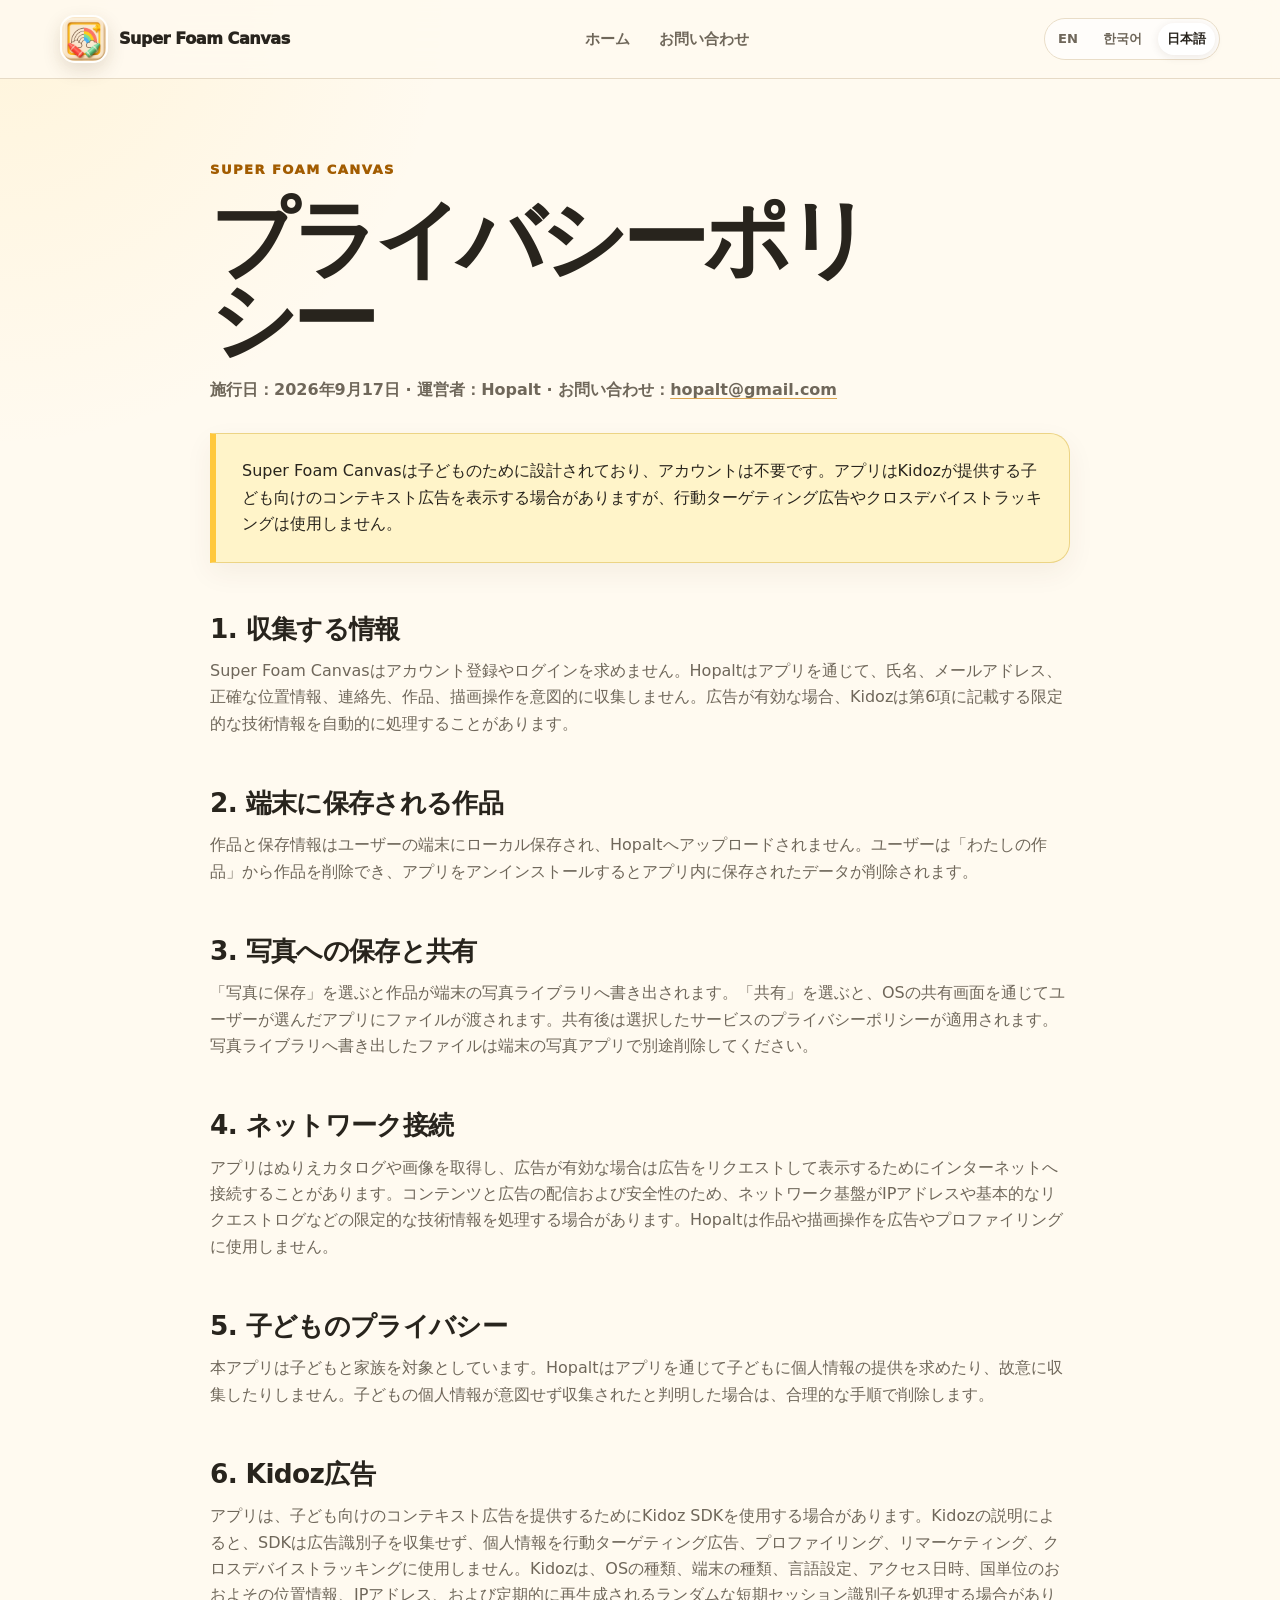
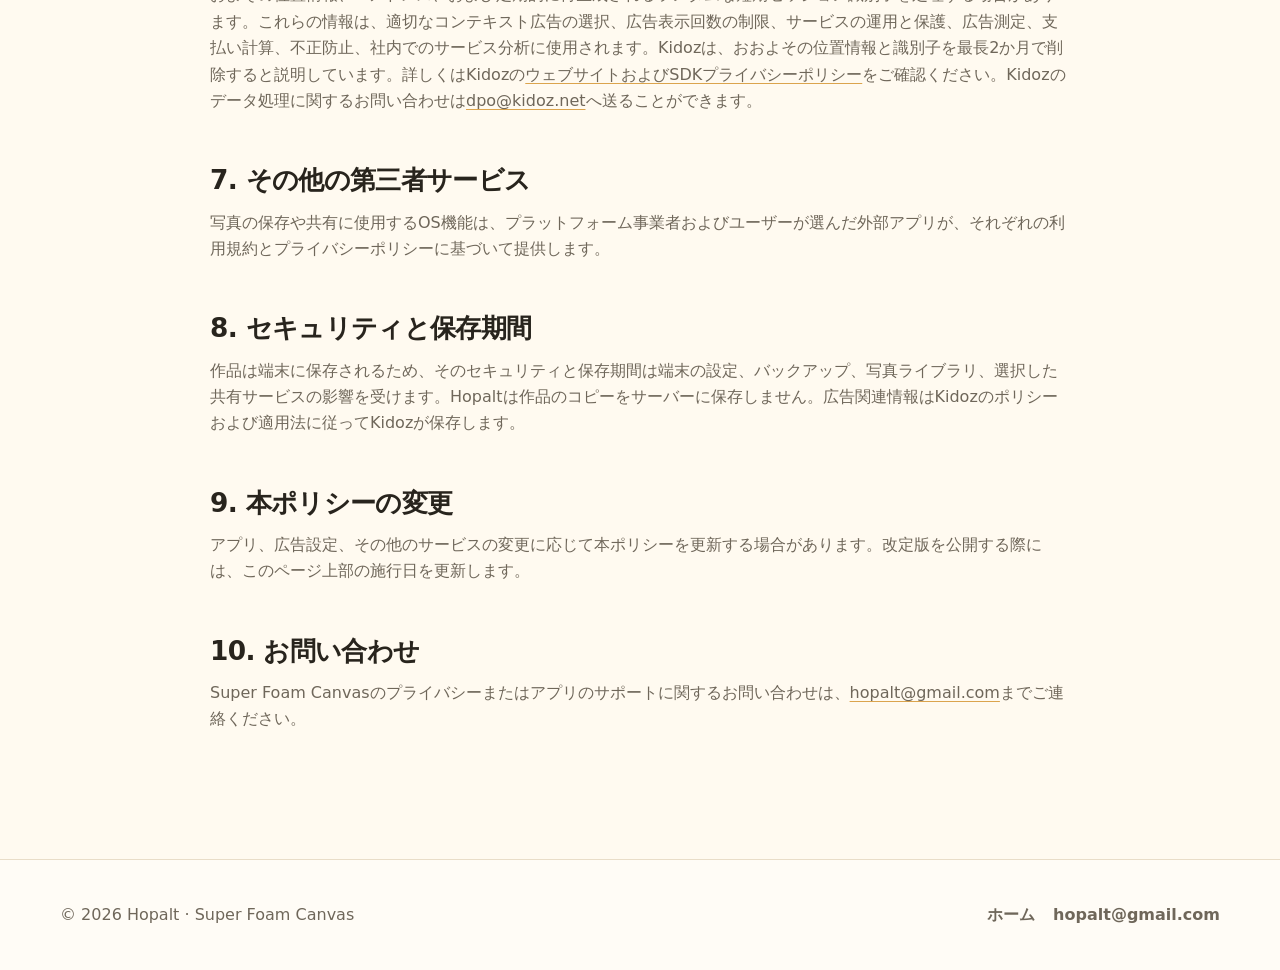
<file: super-foam-canvas/ja/privacy/index.html>
<!doctype html><html lang="ja"><head><meta charset="utf-8"><meta name="viewport" content="width=device-width, initial-scale=1"><title>プライバシーポリシー — Super Foam Canvas</title><meta name="description" content="Super Foam Canvasぬりえアプリのプライバシーポリシーです。"><link rel="canonical" href="https://www.hopalt.com/super-foam-canvas/ja/privacy/"><link rel="stylesheet" href="../../assets/styles.css"><link rel="icon" type="image/png" sizes="32x32" href="../../assets/favicon-32.png"><link rel="icon" type="image/png" sizes="512x512" href="../../assets/icon-512.png"><link rel="apple-touch-icon" sizes="180x180" href="../../assets/apple-touch-icon.png"><link rel="alternate" hreflang="en" href="https://www.hopalt.com/super-foam-canvas/privacy/"><link rel="alternate" hreflang="ko" href="https://www.hopalt.com/super-foam-canvas/ko/privacy/"><link rel="alternate" hreflang="ja" href="https://www.hopalt.com/super-foam-canvas/ja/privacy/"></head>
<body><header class="site-header"><nav class="nav wrap"><a class="brand" href="../"><img class="brand-mark" src="../../assets/app-icon.png" alt="">Super Foam Canvas</a><div class="nav-links"><a href="../">ホーム</a><a href="mailto:hopalt@gmail.com">お問い合わせ</a></div><div class="languages"><a href="../../privacy/">EN</a><a href="../../ko/privacy/">한국어</a><a aria-current="page" href="./">日本語</a></div></nav></header>
<main class="privacy wrap"><p class="eyebrow">Super Foam Canvas</p><h1>プライバシーポリシー</h1><p class="meta">施行日：2026年9月17日 · 運営者：Hopalt · お問い合わせ：<a href="mailto:hopalt@gmail.com">hopalt@gmail.com</a></p>
<div class="notice">Super Foam Canvasは子どものために設計されており、アカウントは不要です。アプリはKidozが提供する子ども向けのコンテキスト広告を表示する場合がありますが、行動ターゲティング広告やクロスデバイストラッキングは使用しません。</div>
<h2>1. 収集する情報</h2><p>Super Foam Canvasはアカウント登録やログインを求めません。Hopaltはアプリを通じて、氏名、メールアドレス、正確な位置情報、連絡先、作品、描画操作を意図的に収集しません。広告が有効な場合、Kidozは第6項に記載する限定的な技術情報を自動的に処理することがあります。</p>
<h2>2. 端末に保存される作品</h2><p>作品と保存情報はユーザーの端末にローカル保存され、Hopaltへアップロードされません。ユーザーは「わたしの作品」から作品を削除でき、アプリをアンインストールするとアプリ内に保存されたデータが削除されます。</p>
<h2>3. 写真への保存と共有</h2><p>「写真に保存」を選ぶと作品が端末の写真ライブラリへ書き出されます。「共有」を選ぶと、OSの共有画面を通じてユーザーが選んだアプリにファイルが渡されます。共有後は選択したサービスのプライバシーポリシーが適用されます。写真ライブラリへ書き出したファイルは端末の写真アプリで別途削除してください。</p>
<h2>4. ネットワーク接続</h2><p>アプリはぬりえカタログや画像を取得し、広告が有効な場合は広告をリクエストして表示するためにインターネットへ接続することがあります。コンテンツと広告の配信および安全性のため、ネットワーク基盤がIPアドレスや基本的なリクエストログなどの限定的な技術情報を処理する場合があります。Hopaltは作品や描画操作を広告やプロファイリングに使用しません。</p>
<h2>5. 子どものプライバシー</h2><p>本アプリは子どもと家族を対象としています。Hopaltはアプリを通じて子どもに個人情報の提供を求めたり、故意に収集したりしません。子どもの個人情報が意図せず収集されたと判明した場合は、合理的な手順で削除します。</p>
<h2>6. Kidoz広告</h2><p>アプリは、子ども向けのコンテキスト広告を提供するためにKidoz SDKを使用する場合があります。Kidozの説明によると、SDKは広告識別子を収集せず、個人情報を行動ターゲティング広告、プロファイリング、リマーケティング、クロスデバイストラッキングに使用しません。Kidozは、OSの種類、端末の種類、言語設定、アクセス日時、国単位のおおよその位置情報、IPアドレス、および定期的に再生成されるランダムな短期セッション識別子を処理する場合があります。これらの情報は、適切なコンテキスト広告の選択、広告表示回数の制限、サービスの運用と保護、広告測定、支払い計算、不正防止、社内でのサービス分析に使用されます。Kidozは、おおよその位置情報と識別子を最長2か月で削除すると説明しています。詳しくはKidozの<a href="https://www.kidoz.net/privacy-policy" target="_blank" rel="noopener noreferrer">ウェブサイトおよびSDKプライバシーポリシー</a>をご確認ください。Kidozのデータ処理に関するお問い合わせは<a href="mailto:dpo@kidoz.net">dpo@kidoz.net</a>へ送ることができます。</p>
<h2>7. その他の第三者サービス</h2><p>写真の保存や共有に使用するOS機能は、プラットフォーム事業者およびユーザーが選んだ外部アプリが、それぞれの利用規約とプライバシーポリシーに基づいて提供します。</p>
<h2>8. セキュリティと保存期間</h2><p>作品は端末に保存されるため、そのセキュリティと保存期間は端末の設定、バックアップ、写真ライブラリ、選択した共有サービスの影響を受けます。Hopaltは作品のコピーをサーバーに保存しません。広告関連情報はKidozのポリシーおよび適用法に従ってKidozが保存します。</p>
<h2>9. 本ポリシーの変更</h2><p>アプリ、広告設定、その他のサービスの変更に応じて本ポリシーを更新する場合があります。改定版を公開する際には、このページ上部の施行日を更新します。</p>
<h2>10. お問い合わせ</h2><p>Super Foam Canvasのプライバシーまたはアプリのサポートに関するお問い合わせは、<a href="mailto:hopalt@gmail.com">hopalt@gmail.com</a>までご連絡ください。</p></main>
<footer class="footer"><div class="wrap footer-row"><span>© 2026 Hopalt · Super Foam Canvas</span><div class="footer-links"><a href="../">ホーム</a><a href="mailto:hopalt@gmail.com">hopalt@gmail.com</a></div></div></footer></body></html>
</file>
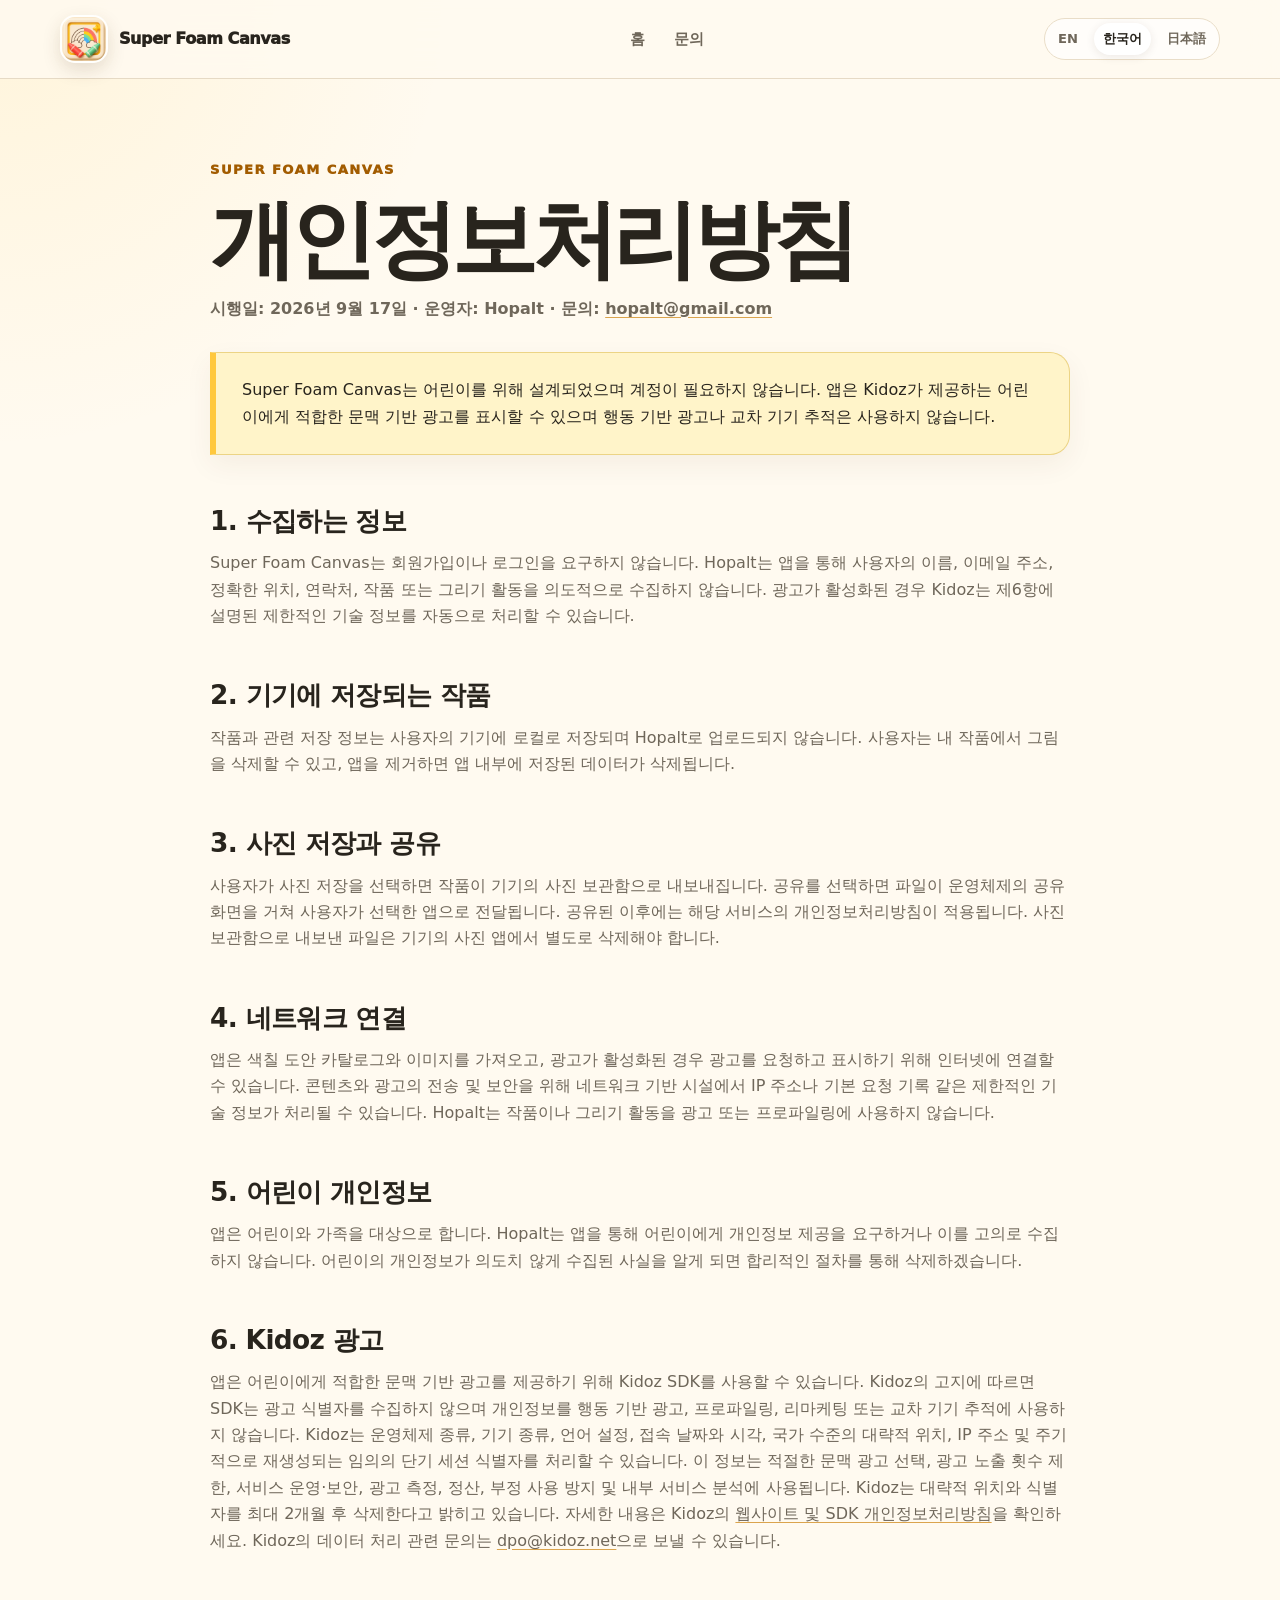
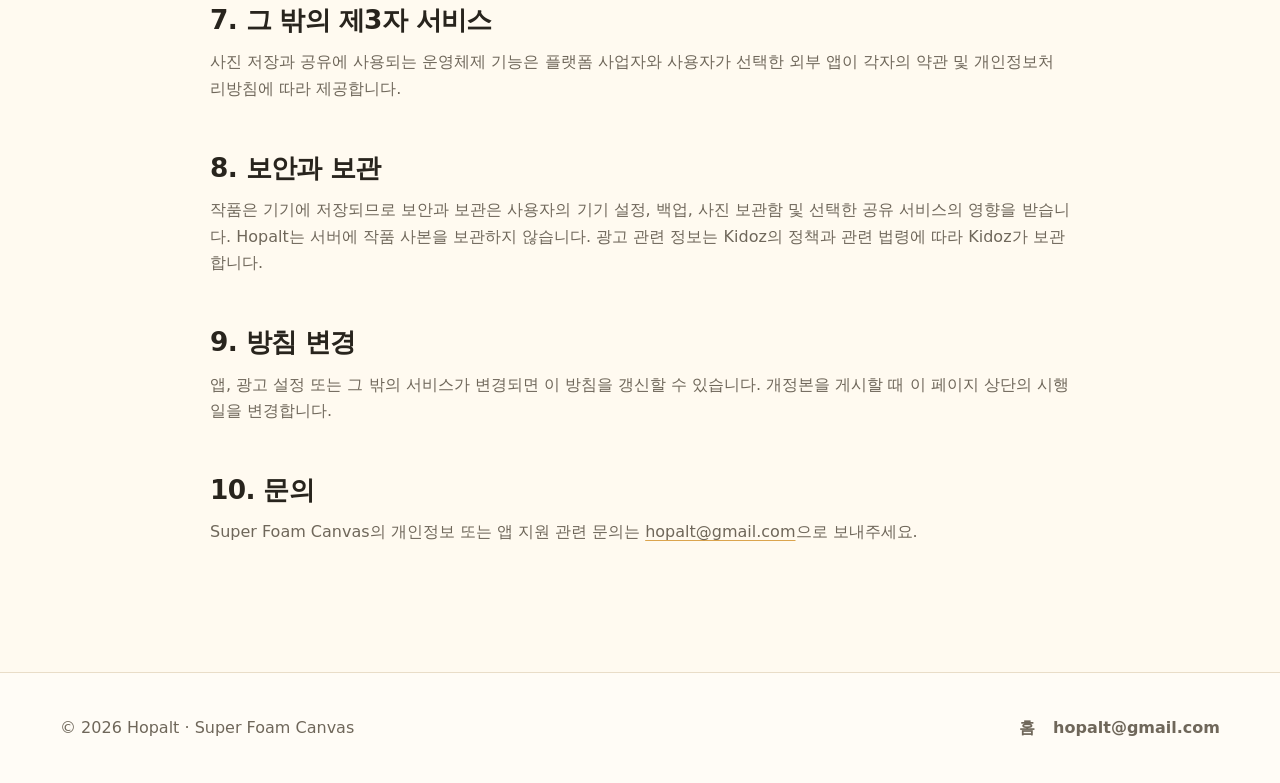
<file: super-foam-canvas/ko/privacy/index.html>
<!doctype html><html lang="ko"><head><meta charset="utf-8"><meta name="viewport" content="width=device-width, initial-scale=1"><title>개인정보처리방침 — Super Foam Canvas</title><meta name="description" content="Super Foam Canvas 색칠놀이 앱의 개인정보처리방침입니다."><link rel="canonical" href="https://www.hopalt.com/super-foam-canvas/ko/privacy/"><link rel="stylesheet" href="../../assets/styles.css"><link rel="icon" type="image/png" sizes="32x32" href="../../assets/favicon-32.png"><link rel="icon" type="image/png" sizes="512x512" href="../../assets/icon-512.png"><link rel="apple-touch-icon" sizes="180x180" href="../../assets/apple-touch-icon.png"><link rel="alternate" hreflang="en" href="https://www.hopalt.com/super-foam-canvas/privacy/"><link rel="alternate" hreflang="ko" href="https://www.hopalt.com/super-foam-canvas/ko/privacy/"><link rel="alternate" hreflang="ja" href="https://www.hopalt.com/super-foam-canvas/ja/privacy/"></head>
<body><header class="site-header"><nav class="nav wrap"><a class="brand" href="../"><img class="brand-mark" src="../../assets/app-icon.png" alt="">Super Foam Canvas</a><div class="nav-links"><a href="../">홈</a><a href="mailto:hopalt@gmail.com">문의</a></div><div class="languages"><a href="../../privacy/">EN</a><a aria-current="page" href="./">한국어</a><a href="../../ja/privacy/">日本語</a></div></nav></header>
<main class="privacy wrap"><p class="eyebrow">Super Foam Canvas</p><h1>개인정보처리방침</h1><p class="meta">시행일: 2026년 9월 17일 · 운영자: Hopalt · 문의: <a href="mailto:hopalt@gmail.com">hopalt@gmail.com</a></p>
<div class="notice">Super Foam Canvas는 어린이를 위해 설계되었으며 계정이 필요하지 않습니다. 앱은 Kidoz가 제공하는 어린이에게 적합한 문맥 기반 광고를 표시할 수 있으며 행동 기반 광고나 교차 기기 추적은 사용하지 않습니다.</div>
<h2>1. 수집하는 정보</h2><p>Super Foam Canvas는 회원가입이나 로그인을 요구하지 않습니다. Hopalt는 앱을 통해 사용자의 이름, 이메일 주소, 정확한 위치, 연락처, 작품 또는 그리기 활동을 의도적으로 수집하지 않습니다. 광고가 활성화된 경우 Kidoz는 제6항에 설명된 제한적인 기술 정보를 자동으로 처리할 수 있습니다.</p>
<h2>2. 기기에 저장되는 작품</h2><p>작품과 관련 저장 정보는 사용자의 기기에 로컬로 저장되며 Hopalt로 업로드되지 않습니다. 사용자는 내 작품에서 그림을 삭제할 수 있고, 앱을 제거하면 앱 내부에 저장된 데이터가 삭제됩니다.</p>
<h2>3. 사진 저장과 공유</h2><p>사용자가 사진 저장을 선택하면 작품이 기기의 사진 보관함으로 내보내집니다. 공유를 선택하면 파일이 운영체제의 공유 화면을 거쳐 사용자가 선택한 앱으로 전달됩니다. 공유된 이후에는 해당 서비스의 개인정보처리방침이 적용됩니다. 사진 보관함으로 내보낸 파일은 기기의 사진 앱에서 별도로 삭제해야 합니다.</p>
<h2>4. 네트워크 연결</h2><p>앱은 색칠 도안 카탈로그와 이미지를 가져오고, 광고가 활성화된 경우 광고를 요청하고 표시하기 위해 인터넷에 연결할 수 있습니다. 콘텐츠와 광고의 전송 및 보안을 위해 네트워크 기반 시설에서 IP 주소나 기본 요청 기록 같은 제한적인 기술 정보가 처리될 수 있습니다. Hopalt는 작품이나 그리기 활동을 광고 또는 프로파일링에 사용하지 않습니다.</p>
<h2>5. 어린이 개인정보</h2><p>앱은 어린이와 가족을 대상으로 합니다. Hopalt는 앱을 통해 어린이에게 개인정보 제공을 요구하거나 이를 고의로 수집하지 않습니다. 어린이의 개인정보가 의도치 않게 수집된 사실을 알게 되면 합리적인 절차를 통해 삭제하겠습니다.</p>
<h2>6. Kidoz 광고</h2><p>앱은 어린이에게 적합한 문맥 기반 광고를 제공하기 위해 Kidoz SDK를 사용할 수 있습니다. Kidoz의 고지에 따르면 SDK는 광고 식별자를 수집하지 않으며 개인정보를 행동 기반 광고, 프로파일링, 리마케팅 또는 교차 기기 추적에 사용하지 않습니다. Kidoz는 운영체제 종류, 기기 종류, 언어 설정, 접속 날짜와 시각, 국가 수준의 대략적 위치, IP 주소 및 주기적으로 재생성되는 임의의 단기 세션 식별자를 처리할 수 있습니다. 이 정보는 적절한 문맥 광고 선택, 광고 노출 횟수 제한, 서비스 운영·보안, 광고 측정, 정산, 부정 사용 방지 및 내부 서비스 분석에 사용됩니다. Kidoz는 대략적 위치와 식별자를 최대 2개월 후 삭제한다고 밝히고 있습니다. 자세한 내용은 Kidoz의 <a href="https://www.kidoz.net/privacy-policy" target="_blank" rel="noopener noreferrer">웹사이트 및 SDK 개인정보처리방침</a>을 확인하세요. Kidoz의 데이터 처리 관련 문의는 <a href="mailto:dpo@kidoz.net">dpo@kidoz.net</a>으로 보낼 수 있습니다.</p>
<h2>7. 그 밖의 제3자 서비스</h2><p>사진 저장과 공유에 사용되는 운영체제 기능은 플랫폼 사업자와 사용자가 선택한 외부 앱이 각자의 약관 및 개인정보처리방침에 따라 제공합니다.</p>
<h2>8. 보안과 보관</h2><p>작품은 기기에 저장되므로 보안과 보관은 사용자의 기기 설정, 백업, 사진 보관함 및 선택한 공유 서비스의 영향을 받습니다. Hopalt는 서버에 작품 사본을 보관하지 않습니다. 광고 관련 정보는 Kidoz의 정책과 관련 법령에 따라 Kidoz가 보관합니다.</p>
<h2>9. 방침 변경</h2><p>앱, 광고 설정 또는 그 밖의 서비스가 변경되면 이 방침을 갱신할 수 있습니다. 개정본을 게시할 때 이 페이지 상단의 시행일을 변경합니다.</p>
<h2>10. 문의</h2><p>Super Foam Canvas의 개인정보 또는 앱 지원 관련 문의는 <a href="mailto:hopalt@gmail.com">hopalt@gmail.com</a>으로 보내주세요.</p></main>
<footer class="footer"><div class="wrap footer-row"><span>© 2026 Hopalt · Super Foam Canvas</span><div class="footer-links"><a href="../">홈</a><a href="mailto:hopalt@gmail.com">hopalt@gmail.com</a></div></div></footer></body></html>
</file>
<file: super-foam-canvas/assets/styles.css>
:root {
  --ink: #28241d;
  --muted: #6f675a;
  --cream: #fffaf0;
  --paper: #ffffff;
  --yellow: #ffc83d;
  --orange: #ff8a55;
  --mint: #9be1cf;
  --mint-deep: #4ab49c;
  --pink: #ffb4c9;
  --blue: #a8d9ff;
  --line: #e9ddc8;
  --shadow-soft: 0 18px 60px rgba(69, 51, 20, .1);
  --shadow-card: 0 14px 0 rgba(70, 53, 24, .07), 0 24px 56px rgba(70, 53, 24, .08);
}
* { box-sizing: border-box; }
html { scroll-behavior: smooth; scroll-padding-top: 92px; }
body {
  margin: 0;
  color: var(--ink);
  background: radial-gradient(circle at 0 0, rgba(255, 205, 72, .13), transparent 28rem), var(--cream);
  font-family: ui-rounded, "SF Pro Rounded", "Nunito", "Noto Sans KR", "Noto Sans JP", Inter, system-ui, sans-serif;
  line-height: 1.65;
  -webkit-font-smoothing: antialiased;
}
a { color: inherit; }
img { display: block; max-width: 100%; }
button, a { -webkit-tap-highlight-color: transparent; }
.wrap { width: min(1160px, calc(100% - 48px)); margin: 0 auto; }

.site-header {
  position: sticky;
  z-index: 50;
  top: 0;
  border-bottom: 1px solid rgba(215, 199, 172, .62);
  background: rgba(255, 250, 240, .88);
  backdrop-filter: blur(18px);
  -webkit-backdrop-filter: blur(18px);
}
.nav { min-height: 78px; display: flex; align-items: center; justify-content: space-between; gap: 24px; }
.brand { display: inline-flex; align-items: center; gap: 11px; text-decoration: none; font-size: 1rem; font-weight: 950; letter-spacing: -.025em; white-space: nowrap; }
.brand-mark { width: 48px; height: 48px; border: 2px solid rgba(255,255,255,.88); border-radius: 15px; box-shadow: 0 7px 18px rgba(85, 53, 12, .15); }
.nav-links, .languages { display: flex; align-items: center; gap: 7px; }
.nav-links a, .languages a { padding: 8px 11px; border-radius: 999px; color: var(--muted); text-decoration: none; font-size: .93rem; font-weight: 800; transition: color .18s ease, background .18s ease, transform .18s ease; }
.nav-links a:hover, .languages a:hover { color: var(--ink); background: rgba(255,255,255,.8); transform: translateY(-1px); }
.languages { padding: 4px; border: 1px solid var(--line); border-radius: 999px; background: rgba(255,255,255,.62); }
.languages a { padding: 5px 9px; font-size: .82rem; }
.languages a[aria-current="page"] { color: var(--ink); background: var(--paper); box-shadow: 0 2px 10px rgba(50, 38, 18, .09); }

.hero { padding: 28px 0 64px; }
.hero-shell {
  position: relative;
  isolation: isolate;
  width: min(1280px, calc(100% - 32px));
  min-height: 680px;
  margin: 0 auto;
  overflow: hidden;
  border: 1px solid rgba(216, 181, 99, .42);
  border-radius: 46px;
  background: linear-gradient(132deg, #fff3c9 0%, #ffe49c 44%, #c9f4e5 100%);
  box-shadow: 0 30px 90px rgba(80, 57, 12, .13);
}
.hero-shell::before, .hero-shell::after { content: ""; position: absolute; z-index: -1; border-radius: 999px; }
.hero-shell::before { width: 360px; height: 360px; right: -80px; top: -100px; background: rgba(255,255,255,.35); }
.hero-shell::after { width: 210px; height: 210px; left: 40%; bottom: -110px; background: rgba(255,154,183,.22); }
.hero-grid { min-height: 680px; display: grid; grid-template-columns: 1.02fr .98fr; align-items: center; gap: 42px; padding: 64px 54px 58px; }
.hero-copy { position: relative; z-index: 5; padding-left: 10px; }
.eyebrow { margin: 0 0 18px; color: #965700; font-size: .82rem; font-weight: 950; letter-spacing: .11em; text-transform: uppercase; }
.eyebrow-pill { display: inline-flex; align-items: center; gap: 8px; padding: 8px 13px; border: 1px solid rgba(146, 86, 0, .18); border-radius: 999px; background: rgba(255,255,255,.55); }
.eyebrow-pill::before { content: ""; width: 8px; height: 8px; border-radius: 50%; background: var(--orange); box-shadow: 0 0 0 4px rgba(255,138,85,.17); }
h1 { margin: 0; max-width: 720px; font-size: clamp(3.25rem, 6.4vw, 6.3rem); line-height: .94; letter-spacing: -.064em; }
.hero h1 .accent { position: relative; display: inline-block; color: #f36e47; }
.hero h1 .accent::after { content: ""; position: absolute; z-index: -1; left: -2%; right: -3%; bottom: .02em; height: .18em; border-radius: 999px; background: rgba(255,255,255,.78); transform: rotate(-1.5deg); }
.lead { max-width: 610px; margin: 26px 0 0; color: #625a4d; font-size: clamp(1.08rem, 1.65vw, 1.28rem); font-weight: 590; }
.actions { display: flex; flex-wrap: wrap; gap: 12px; margin-top: 30px; }
.button { display: inline-flex; align-items: center; justify-content: center; gap: 9px; min-height: 52px; padding: 0 22px; border: 2px solid var(--ink); border-radius: 999px; background: var(--ink); color: #fff; text-decoration: none; font-weight: 900; box-shadow: 0 7px 0 rgba(40,36,29,.14); transition: transform .18s ease, box-shadow .18s ease; }
.button::after { content: "→"; font-size: 1.1em; }
.button:hover { transform: translateY(-2px); box-shadow: 0 10px 0 rgba(40,36,29,.11); }
.button.secondary { border-color: rgba(40,36,29,.16); background: rgba(255,255,255,.86); color: var(--ink); box-shadow: none; }
.button.secondary::after { content: "↗"; }
.button.store-button::before { content: ""; width: 0; height: 0; border-top: 7px solid transparent; border-bottom: 7px solid transparent; border-left: 12px solid #9be1cf; filter: drop-shadow(-3px -3px 0 #ffb4c9) drop-shadow(0 3px 0 #ffc83d); }
.button.store-button::after { content: "↗"; }
.hero-note { display: flex; flex-wrap: wrap; gap: 9px 18px; margin: 24px 0 0; padding: 0; color: #655c4e; font-size: .91rem; font-weight: 780; list-style: none; }
.hero-note li::before { content: "✓"; display: inline-grid; place-items: center; width: 19px; height: 19px; margin-right: 7px; border-radius: 50%; background: rgba(255,255,255,.78); color: #278c73; font-size: .72rem; font-weight: 950; }

.hero-art { position: relative; min-height: 574px; }
.art-orbit { position: absolute; inset: 18px 10px 12px 30px; border: 2px dashed rgba(80, 61, 30, .13); border-radius: 50%; transform: rotate(-7deg); }
.phone { position: absolute; overflow: hidden; border: 9px solid var(--ink); border-radius: 38px; background: var(--paper); box-shadow: 0 26px 60px rgba(63, 45, 15, .2); }
.phone::before { content: ""; position: absolute; z-index: 3; left: 50%; top: 8px; width: 70px; height: 19px; border-radius: 999px; background: var(--ink); transform: translateX(-50%); }
.phone img { width: 100%; height: 100%; object-fit: cover; object-position: top center; }
.phone-main { z-index: 2; left: 50%; top: 16px; width: 286px; height: 560px; transform: translateX(-50%) rotate(2.5deg); }
.phone-side { z-index: 1; left: 4px; bottom: 18px; width: 205px; height: 406px; border-width: 7px; border-radius: 31px; transform: rotate(-9deg); opacity: .98; }
.phone-side::before { width: 52px; height: 14px; top: 6px; }
.completion-card { position: absolute; z-index: 4; right: -4px; bottom: 20px; width: 184px; padding: 11px; border: 2px solid rgba(40,36,29,.88); border-radius: 25px; background: var(--paper); box-shadow: var(--shadow-card); transform: rotate(8deg); }
.completion-card img { width: 100%; aspect-ratio: 1 / 1; border-radius: 17px; object-fit: cover; object-position: center 28%; }
.completion-card span { display: block; padding: 8px 4px 1px; font-size: .82rem; font-weight: 900; text-align: center; }
.floating-icon { position: absolute; z-index: 6; display: grid; place-items: center; border: 3px solid var(--paper); background: var(--paper); box-shadow: 0 16px 36px rgba(70, 49, 14, .19); }
.floating-icon.app { left: 9%; top: 7px; width: 112px; height: 112px; border-radius: 27px; transform: rotate(-9deg); }
.floating-icon.app img { width: 100%; height: 100%; border-radius: 23px; }
.doodle { position: absolute; z-index: 5; filter: drop-shadow(0 10px 12px rgba(65,45,15,.13)); }
.doodle.star { right: 5%; top: 4%; font-size: 50px; transform: rotate(10deg); }
.doodle.crayon { right: 2%; top: 41%; font-size: 48px; transform: rotate(-12deg); }

.trust-strip { margin-top: -22px; position: relative; z-index: 8; }
.trust-list { display: grid; grid-template-columns: repeat(3, 1fr); overflow: hidden; border: 1px solid var(--line); border-radius: 25px; background: var(--paper); box-shadow: var(--shadow-soft); }
.trust-item { display: flex; align-items: center; justify-content: center; gap: 12px; min-height: 92px; padding: 19px 24px; text-align: left; }
.trust-item + .trust-item { border-left: 1px solid var(--line); }
.trust-icon { display: grid; flex: 0 0 auto; place-items: center; width: 52px; height: 52px; border-radius: 17px; background: #fff1ba; }
.trust-item:nth-child(2) .trust-icon { background: #d4f5e8; }
.trust-item:nth-child(3) .trust-icon { background: #ffe0e9; }
.trust-icon img { width: 36px; height: 36px; object-fit: contain; }
.trust-icon.trust-language { color: #924a68; font-size: .68rem; font-weight: 950; letter-spacing: -.08em; line-height: 1; }
.trust-item > div strong, .trust-item > div span { display: block; }
.trust-item strong { font-size: .96rem; }
.trust-item span { margin-top: 1px; color: var(--muted); font-size: .82rem; }

.section { padding: 100px 0; }
.section-tint { border-block: 1px solid var(--line); background: rgba(255,255,255,.62); }
.section-head { max-width: 730px; margin-bottom: 44px; }
.section-kicker { display: inline-flex; align-items: center; gap: 7px; margin: 0 0 12px; color: #a35c00; font-size: .8rem; font-weight: 950; letter-spacing: .1em; text-transform: uppercase; }
.section-kicker::before { content: "✦"; color: var(--orange); }
h2 { margin: 0 0 15px; font-size: clamp(2.25rem, 4.6vw, 4rem); line-height: 1.03; letter-spacing: -.052em; }
.section-head p, .card p, .privacy p, .privacy li { color: var(--muted); }
.section-head p { max-width: 650px; margin: 0; font-size: 1.08rem; }

.bento { display: grid; grid-template-columns: 1.15fr .85fr; grid-template-rows: repeat(2, minmax(250px, auto)); gap: 20px; }
.feature-card { position: relative; overflow: hidden; min-height: 250px; padding: 34px; border: 2px solid var(--line); border-radius: 32px; background: var(--paper); box-shadow: 0 11px 0 rgba(74,56,28,.06); }
.feature-card.large { grid-row: 1 / span 2; min-height: 540px; background: #fff0bd; }
.feature-card.mint { background: #d7f6eb; }
.feature-card.pink { background: #ffe3eb; }
.feature-icon { display: grid; place-items: center; width: 50px; height: 50px; border: 2px solid rgba(40,36,29,.1); border-radius: 17px; background: rgba(255,255,255,.72); }
.feature-icon img { width: 34px; height: 34px; object-fit: contain; }
.feature-card h3 { max-width: 460px; margin: 17px 0 8px; font-size: clamp(1.35rem, 2.2vw, 1.85rem); line-height: 1.15; letter-spacing: -.025em; }
.feature-card p { max-width: 470px; margin: 0; color: #665e50; }
.tool-scene { position: absolute; left: 22px; right: 22px; bottom: 18px; height: 300px; }
.tool-paper { position: absolute; inset: 3px 5% auto 7%; height: 188px; overflow: hidden; border: 2px solid rgba(96, 72, 30, .12); border-radius: 24px; background: rgba(255,255,255,.78); box-shadow: 0 12px 24px rgba(95,68,13,.08); transform: rotate(-1.7deg); }
.tool-doodle { display: block; width: 100%; height: 100%; }
.tool-parade { position: absolute; z-index: 4; left: 0; right: 0; bottom: 38px; display: flex; align-items: flex-end; justify-content: center; gap: clamp(3px, 1vw, 11px); height: 172px; padding: 0 38px 0 10px; }
.tool-pencil { width: min(12%, 54px); height: auto; max-height: 174px; object-fit: contain; transform-origin: bottom center; filter: drop-shadow(0 10px 5px rgba(69, 48, 14, .16)); }
.tool-pencil:nth-child(1) { transform: translateY(12px) rotate(-7deg); }
.tool-pencil:nth-child(2) { transform: translateY(-4px) rotate(3deg); }
.tool-pencil:nth-child(3) { transform: translateY(8px) rotate(-2deg); }
.tool-pencil:nth-child(4) { transform: translateY(-10px) rotate(2deg); }
.tool-pencil:nth-child(5) { transform: translateY(5px) rotate(-3deg); }
.tool-pencil:nth-child(6) { transform: translateY(-1px) rotate(5deg); }
.tool-pencil:nth-child(7) { transform: translateY(13px) rotate(-4deg); }
.mini-feature-art { position: absolute; right: -18px; bottom: -18px; width: 150px; height: 150px; border: 2px solid rgba(40,36,29,.12); border-radius: 50%; background: rgba(255,255,255,.65); }
.mini-feature-art::before { content: ""; position: absolute; inset: 29px; border: 8px solid currentColor; border-radius: 50%; opacity: .55; }
.mini-feature-art.zoom { color: var(--mint-deep); }
.mini-feature-art.zoom::after { content: ""; position: absolute; width: 52px; height: 12px; right: 7px; bottom: 24px; border-radius: 999px; background: currentColor; transform: rotate(45deg); }
.mini-feature-art.save { color: #eb789c; border-radius: 35px; transform: rotate(7deg); }
.mini-feature-art.save::before { inset: 31px; border-width: 7px; border-radius: 14px; }

.journey { display: grid; grid-template-columns: repeat(4, minmax(0, 1fr)); gap: 18px; align-items: start; }
.step-card { position: relative; padding: 13px 13px 22px; border: 2px solid var(--line); border-radius: 30px; background: var(--paper); box-shadow: var(--shadow-card); }
.screen-frame { position: relative; overflow: hidden; aspect-ratio: 9 / 20; border: 1px solid var(--line); border-radius: 22px; background: #fff; }
.screen-frame img { width: 100%; height: 100%; object-fit: contain; object-position: center; }
.step-number { position: absolute; z-index: 3; left: 23px; top: 23px; display: grid; place-items: center; width: 40px; height: 40px; border: 2px solid var(--ink); border-radius: 50%; background: var(--yellow); font-size: .9rem; font-weight: 950; box-shadow: 0 4px 0 rgba(40,36,29,.16); }
.step-card:nth-child(2) .step-number { background: var(--mint); }
.step-card:nth-child(3) .step-number { background: var(--pink); }
.step-card:nth-child(4) .step-number { background: var(--blue); }
.step-card h3 { margin: 18px 7px 3px; font-size: 1.06rem; }
.step-card p { margin: 0 7px; color: var(--muted); font-size: .88rem; }

.privacy-section { padding-top: 40px; }
.safe-note { position: relative; display: grid; grid-template-columns: auto 1fr; gap: 25px; align-items: start; overflow: hidden; padding: 42px; border: 2px solid #b9e5d9; border-radius: 35px; background: linear-gradient(135deg, #e3f9f2, #d2f2e8); box-shadow: 0 12px 0 rgba(62,146,123,.08); }
.safe-note::after { content: ""; position: absolute; right: -60px; top: -80px; width: 230px; height: 230px; border: 38px solid rgba(255,255,255,.34); border-radius: 50%; }
.safe-note .big { position: relative; z-index: 2; display: grid; place-items: center; width: 70px; height: 70px; border-radius: 24px; background: rgba(255,255,255,.72); font-size: 2rem; }
.safe-note h2 { font-size: clamp(1.8rem, 3vw, 2.65rem); }
.safe-note p { max-width: 790px; margin: 7px 0 0; color: #3f6259; }
.safe-note .actions { margin-top: 22px; }
.footer { padding: 42px 0; border-top: 1px solid var(--line); background: rgba(255,255,255,.35); }
.footer-row { display: flex; justify-content: space-between; gap: 24px; flex-wrap: wrap; color: var(--muted); }
.footer-links { display: flex; flex-wrap: wrap; gap: 18px; }
.footer a { text-decoration: none; font-weight: 800; }
.footer a:hover { color: var(--ink); }

.privacy { max-width: 860px; padding: 80px 0 110px; }
.privacy .eyebrow { color: #a25c00; }
.privacy h1 { font-size: clamp(3rem, 7vw, 5.4rem); }
.privacy h2 { margin-top: 52px; font-size: 1.65rem; letter-spacing: -.025em; }
.privacy h3 { margin-top: 32px; }
.privacy a { text-decoration-color: #dba44d; text-underline-offset: 3px; }
.meta { color: var(--muted); font-weight: 700; }
.notice { margin: 30px 0 42px; padding: 24px 26px; border: 1px solid #ecd485; border-left: 6px solid var(--yellow); border-radius: 0 20px 20px 0; background: #fff4c9; box-shadow: 0 10px 28px rgba(80,58,18,.06); }

@media (max-width: 980px) {
  .nav-links { display: none; }
  .hero-grid { grid-template-columns: .9fr 1.1fr; gap: 20px; padding-inline: 38px; }
  .hero-copy { padding-left: 0; }
  .hero-art { transform: scale(.9); transform-origin: center; }
  .journey { grid-template-columns: repeat(2, minmax(0, 1fr)); max-width: 720px; margin-inline: auto; }
  .step-card:nth-child(n) { margin-top: 0; transform: none; }
}
@media (max-width: 760px) {
  .wrap { width: min(100% - 30px, 1160px); }
  .site-header { position: relative; }
  .nav { min-height: 72px; gap: 10px; }
  .brand { font-size: .94rem; }
  .brand-mark { width: 43px; height: 43px; border-radius: 13px; }
  .languages { gap: 2px; }
  .languages a { padding: 5px 7px; font-size: .76rem; }
  .hero { padding-top: 12px; }
  .hero-shell { width: calc(100% - 20px); border-radius: 34px; }
  .hero-grid { grid-template-columns: 1fr; min-height: auto; padding: 45px 24px 25px; }
  .hero-copy { text-align: center; }
  .eyebrow-pill { justify-content: center; }
  h1 { font-size: clamp(3.1rem, 14vw, 5rem); }
  .lead { margin-inline: auto; }
  .actions, .hero-note { justify-content: center; }
  .hero-art { min-height: 550px; transform: scale(.94); }
  .trust-list { grid-template-columns: 1fr; }
  .trust-item { justify-content: flex-start; min-height: 78px; }
  .trust-item + .trust-item { border-top: 1px solid var(--line); border-left: 0; }
  .section { padding: 78px 0; }
  .bento { grid-template-columns: 1fr; grid-template-rows: auto; }
  .feature-card.large { grid-row: auto; min-height: 520px; }
  .feature-card { min-height: 270px; }
  .safe-note { grid-template-columns: 1fr; padding: 32px 25px; }
  .privacy { padding-top: 60px; }
}
@media (max-width: 500px) {
  .brand { max-width: 47px; overflow: hidden; }
  .nav { gap: 6px; }
  .hero-grid { padding-inline: 20px; }
  .hero-art { min-height: 470px; transform: none; }
  .art-orbit { inset: 28px 0 24px; }
  .phone-main { width: 230px; height: 448px; border-width: 7px; border-radius: 31px; }
  .phone-main::before { width: 54px; height: 15px; top: 6px; }
  .phone-side { left: -23px; bottom: 14px; width: 155px; height: 305px; border-radius: 25px; }
  .completion-card { right: -18px; bottom: 15px; width: 140px; padding: 8px; border-radius: 21px; }
  .completion-card img { border-radius: 14px; }
  .floating-icon.app { left: -2px; width: 82px; height: 82px; border-radius: 21px; }
  .floating-icon.app img { border-radius: 18px; }
  .doodle.star { right: 0; font-size: 39px; }
  .doodle.crayon { right: -4px; top: 40%; font-size: 38px; }
  .journey { grid-template-columns: 1fr; max-width: 330px; }
  .step-card { padding: 11px 11px 20px; }
  .screen-frame { aspect-ratio: 9 / 20; }
  .feature-card { padding: 28px; }
  .tool-scene { left: 8px; right: 8px; height: 285px; }
  .tool-paper { inset-inline: 6%; height: 176px; }
  .tool-parade { gap: 3px; padding: 0 34px 0 6px; }
  .tool-pencil { width: 12.5%; }
  .footer-row { display: grid; }
}
@media (prefers-reduced-motion: reduce) {
  html { scroll-behavior: auto; }
  *, *::before, *::after { transition-duration: .01ms !important; }
}
</file>
